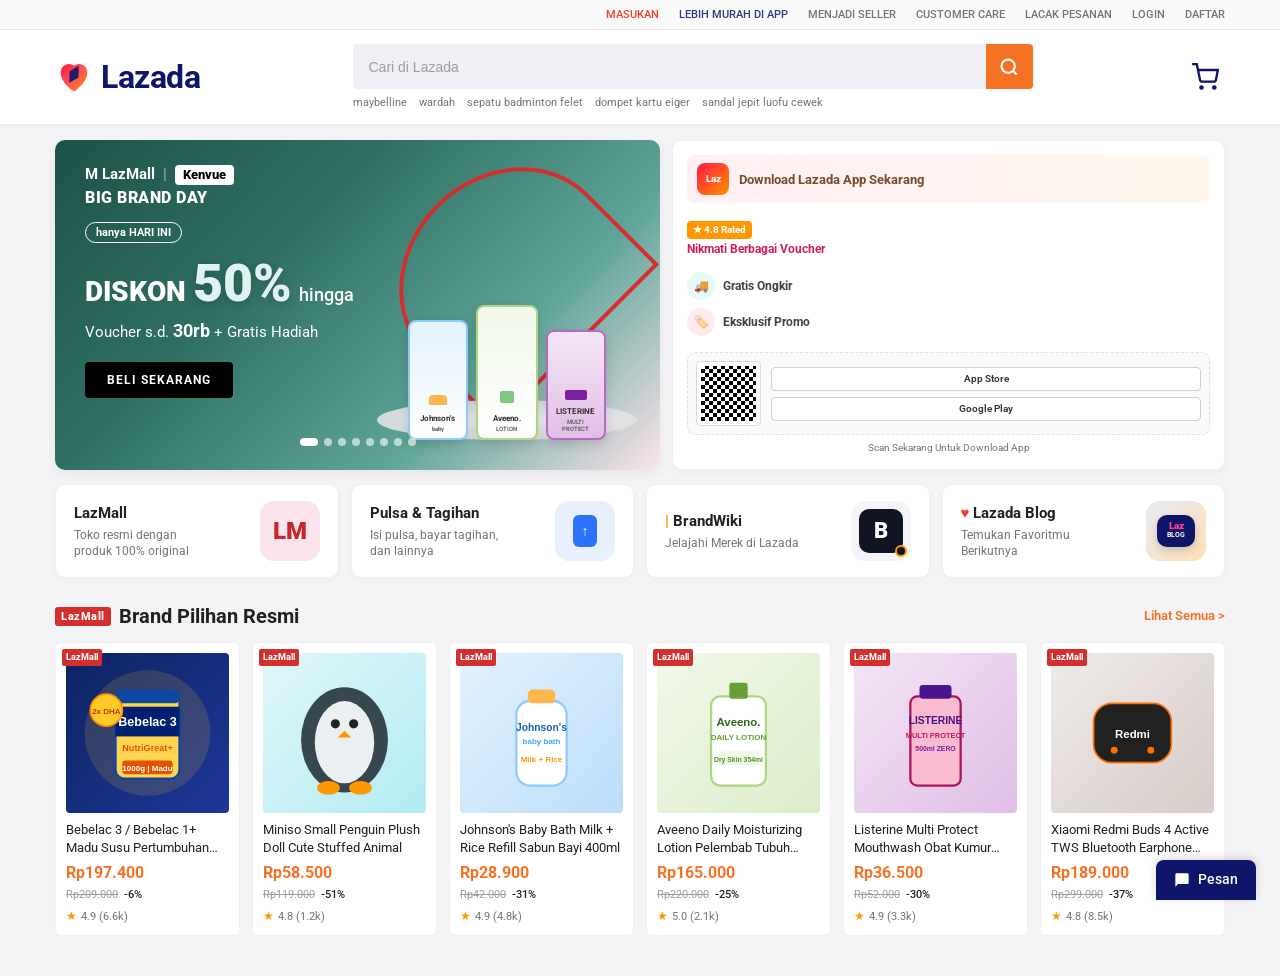
<file: index.html>
<!DOCTYPE html>
<html lang="id">
<head>
    <meta charset="UTF-8">
    <meta name="viewport" content="width=device-width, initial-scale=1.0">
    <title>Lazardoz Indonesia - Belanja Online</title>
    <link rel="stylesheet" href="style.css">
    <link href="https://fonts.googleapis.com/css2?family=Roboto:wght@300;400;500;700;900&display=swap" rel="stylesheet">
</head>
<body>
    <div class="top-nav">
        <div class="container nav-wrapper">
            <a href="#" class="nav-pink">MASUKAN</a>
            <a href="#" class="nav-blue">LEBIH MURAH DI APP</a>
            <a href="#">MENJADI SELLER</a>
            <a href="#">CUSTOMER CARE</a>
            <a href="#">LACAK PESANAN</a>
            <a href="login.html">LOGIN</a>
            <a href="register.html">DAFTAR</a>
        </div>
    </div>

    <header class="main-header">
        <div class="container header-wrapper">
            <a href="#" class="logo">
                <svg class="logo-svg" viewBox="0 0 100 100">
                    <defs>
                        <linearGradient id="lazGrad" x1="0%" y1="0%" x2="100%" y2="100%">
                            <stop offset="0%" stop-color="#ff1744"/>
                            <stop offset="50%" stop-color="#ff5252"/>
                            <stop offset="100%" stop-color="#ff9100"/>
                        </linearGradient>
                    </defs>
                    <path fill="url(#lazGrad)" d="M50 88s-35-22-35-50a22 22 0 0 1 35-17.5A22 22 0 0 1 85 38c0 28-35 50-35 50z"/>
                    <path fill="#0f1568" opacity="0.9" d="M38 35l24-14v30l-24 14z"/>
                </svg>
                <span class="logo-text">Lazada</span>
            </a>
            <div class="search-container-wrap">
                <div class="search-box">
                    <input type="text" placeholder="Cari di Lazada">
                    <button class="search-btn" aria-label="Cari">
                        <svg viewBox="0 0 24 24" width="20" height="20" fill="none" stroke="#fff" stroke-width="2.5">
                            <circle cx="11" cy="11" r="8"></circle>
                            <line x1="21" y1="21" x2="16.65" y2="16.65"></line>
                        </svg>
                    </button>
                </div>
                <div class="search-tags">
                    <a href="#">maybelline</a>
                    <a href="#">wardah</a>
                    <a href="#">sepatu badminton felet</a>
                    <a href="#">dompet kartu eiger</a>
                    <a href="#">sandal jepit luofu cewek</a>
                </div>
            </div>
            <a href="checkout.html" class="cart-btn" aria-label="Keranjang" title="Buka Checkout / Troli">
                <svg viewBox="0 0 24 24" width="28" height="28" fill="none" stroke="#0f1568" stroke-width="2">
                    <circle cx="9" cy="21" r="1"></circle>
                    <circle cx="20" cy="21" r="1"></circle>
                    <path d="M1 1h4l2.68 13.39a2 2 0 0 0 2 1.61h9.72a2 2 0 0 0 2-1.61L23 6H6"></path>
                </svg>
            </a>
        </div>
    </header>

    <main class="main-body">
        <div class="container">
            <div class="hero-grid">
                <div class="banner">
                    <div class="banner-left">
                        <div class="brand-line">
                            <span class="lazmall-text">M LazMall</span>
                            <span class="divider">|</span>
                            <span class="brand-kenvue">Kenvue</span>
                        </div>
                        <div class="event-title">BIG BRAND DAY</div>

                        <div class="today-pill">hanya HARI INI</div>

                        <h1 class="diskon-text">
                            DISKON <span class="num-50">50%</span>
                            <span class="sub-hingga">hingga</span>
                        </h1>

                        <p class="voucher-info">Voucher s.d. <strong>30rb</strong> + Gratis Hadiah</p>

                        <a href="#" class="btn-beli">BELI SEKARANG</a>
                    </div>
                    <div class="banner-right">
                        <div class="heart-frame"></div>
                        <div class="podium"></div>
                        
                        <div class="products">
                            <div class="bottle johnsons">
                                <div class="cap"></div>
                                <div class="label">Johnson's <span>baby</span></div>
                            </div>
                            <div class="bottle aveeno">
                                <div class="cap"></div>
                                <div class="label">Aveeno. <span>LOTION</span></div>
                            </div>
                            <div class="bottle listerine">
                                <div class="cap"></div>
                                <div class="label">LISTERINE <span>MULTI PROTECT</span></div>
                            </div>
                        </div>
                    </div>
                    <div class="dots-wrapper">
                        <span class="dot active"></span>
                        <span class="dot"></span>
                        <span class="dot"></span>
                        <span class="dot"></span>
                        <span class="dot"></span>
                        <span class="dot"></span>
                        <span class="dot"></span>
                        <span class="dot"></span>
                    </div>
                </div>
                <div class="app-card">
                    <div class="app-card-top">
                        <div class="laz-app-icon">Laz</div>
                        <div class="app-card-title">
                            <h3>Download Lazada App Sekarang</h3>
                        </div>
                    </div>

                    <div class="rating-row">
                        <span class="star-badge">★ 4.8 Rated</span>
                        <p class="voucher-sub">Nikmati Berbagai Voucher</p>
                    </div>

                    <div class="benefits-row">
                        <div class="benefit-badge">
                            <div class="benefit-ic teal">🚚</div>
                            <span>Gratis Ongkir</span>
                        </div>
                        <div class="benefit-badge">
                            <div class="benefit-ic pink">🏷️</div>
                            <span>Eksklusif Promo</span>
                        </div>
                    </div>

                    <div class="qr-block">
                        <div class="qr-box">
                            <div class="qr-matrix"></div>
                        </div>
                        <div class="store-links">
                            <a href="#" class="store-btn">App Store</a>
                            <a href="#" class="store-btn">Google Play</a>
                        </div>
                    </div>

                    <p class="scan-note">Scan Sekarang Untuk Download App</p>
                </div>

            </div>

            <div class="feature-cards-grid">
                <a href="#" class="feature-card">
                    <div class="card-info">
                        <h3>LazMall</h3>
                        <p>Toko resmi dengan produk 100% original</p>
                    </div>
                    <div class="card-icon-box pink-bg">
                        <span class="lm-text">LM</span>
                    </div>
                </a>
                <a href="#" class="feature-card">
                    <div class="card-info">
                        <h3>Pulsa & Tagihan</h3>
                        <p>Isi pulsa, bayar tagihan, dan lainnya</p>
                    </div>
                    <div class="card-icon-box blue-bg">
                        <div class="phone-ic">
                            <div class="arrow-up">↑</div>
                        </div>
                    </div>
                </a>
                <a href="#" class="feature-card">
                    <div class="card-info">
                        <h3><span class="orange-bar">|</span> BrandWiki</h3>
                        <p>Jelajahi Merek di Lazada</p>
                    </div>
                    <div class="card-icon-box brand-bg">
                        <div class="brand-b">
                            <span>B</span>
                            <div class="search-mini"></div>
                        </div>
                    </div>
                </a>
                <a href="#" class="feature-card">
                    <div class="card-info">
                        <h3><span class="pink-heart">♥</span> Lazada Blog</h3>
                        <p>Temukan Favoritmu Berikutnya</p>
                    </div>
                    <div class="card-icon-box blog-bg">
                        <div class="blog-badge">
                            <span class="laz-txt">Laz</span>
                            <span class="blog-txt">BLOG</span>
                        </div>
                    </div>
                </a>

            </div>

            <div class="hero-content-container">
                <div class="section-header-row">
                    <div class="section-header-title">
                        <span class="lazmall-title-badge">LazMall</span>
                        <span>Brand Pilihan Resmi</span>
                    </div>
                    <a href="shop.html" class="section-more-link">Lihat Semua &gt;</a>
                </div>
                <div class="item-card-grid">
                    <!-- Product 1: Bebelac 3 (Links directly to PDP shop.html) -->
                    <a href="shop.html" class="item-card">
                        <span class="item-card-tag">LazMall</span>
                        <div class="item-card-img-wrap" style="background: linear-gradient(135deg, #0c2461, #1e3799);">
                            <!-- Stylized Bebelac SVG Graphic -->
                            <svg viewBox="0 0 140 140" width="100%" height="100%">
                                <circle cx="70" cy="70" r="55" fill="#fbc02d" opacity="0.15"/>
                                <rect x="42" y="35" width="56" height="75" rx="8" fill="#ffd54f" stroke="#0d47a1" stroke-width="2"/>
                                <rect x="42" y="32" width="56" height="12" rx="4" fill="#0d47a1"/>
                                <rect x="42" y="47" width="56" height="26" fill="#002171"/>
                                <text x="70" y="64" font-size="11" font-weight="900" fill="#ffffff" text-anchor="middle" font-family="sans-serif">Bebelac 3</text>
                                <text x="70" y="86" font-size="8" font-weight="700" fill="#e65100" text-anchor="middle" font-family="sans-serif">NutriGreat+</text>
                                <rect x="48" y="94" width="44" height="12" rx="3" fill="#e65100"/>
                                <text x="70" y="103" font-size="7" font-weight="800" fill="#fff" text-anchor="middle" font-family="sans-serif">1000g | Madu</text>
                                <circle cx="34" cy="50" r="14" fill="#ffca28" stroke="#ff8f00" stroke-width="1.5"/>
                                <text x="34" y="53" font-size="7" font-weight="900" fill="#bf360c" text-anchor="middle" font-family="sans-serif">2x DHA</text>
                            </svg>
                        </div>
                        <h4 class="item-card-title">Bebelac 3 / Bebelac 1+ Madu Susu Pertumbuhan Bubuk 1000gr</h4>
                        <div class="item-card-price">Rp197.400</div>
                        <div class="item-card-original">
                            <span style="text-decoration: line-through;">Rp209.000</span>
                            <span class="item-card-discount">-6%</span>
                        </div>
                        <div class="item-card-rating">
                            <span class="star">★</span>
                            <span>4.9 (6.6k)</span>
                        </div>
                    </a>

                    <!-- Product 2: Miniso Penguin -->
                    <a href="shop.html" class="item-card">
                        <span class="item-card-tag">LazMall</span>
                        <div class="item-card-img-wrap" style="background: linear-gradient(135deg, #e0f7fa, #b2ebf2);">
                            <svg viewBox="0 0 140 140" width="100%" height="100%">
                                <ellipse cx="70" cy="76" rx="38" ry="46" fill="#37474f"/>
                                <ellipse cx="70" cy="78" rx="26" ry="36" fill="#eceff1"/>
                                <circle cx="62" cy="62" r="4" fill="#212121"/>
                                <circle cx="78" cy="62" r="4" fill="#212121"/>
                                <polygon points="70,68 64,74 76,74" fill="#ff9800"/>
                                <ellipse cx="56" cy="118" rx="10" ry="6" fill="#ff9800"/>
                                <ellipse cx="84" cy="118" rx="10" ry="6" fill="#ff9800"/>
                            </svg>
                        </div>
                        <h4 class="item-card-title">Miniso Small Penguin Plush Doll Cute Stuffed Animal</h4>
                        <div class="item-card-price">Rp58.500</div>
                        <div class="item-card-original">
                            <span style="text-decoration: line-through;">Rp119.000</span>
                            <span class="item-card-discount">-51%</span>
                        </div>
                        <div class="item-card-rating">
                            <span class="star">★</span>
                            <span>4.8 (1.2k)</span>
                        </div>
                    </a>

                    <!-- Product 3: Johnson's Baby -->
                    <a href="shop.html" class="item-card">
                        <span class="item-card-tag">LazMall</span>
                        <div class="item-card-img-wrap" style="background: linear-gradient(135deg, #e3f2fd, #bbdefb);">
                            <svg viewBox="0 0 140 140" width="100%" height="100%">
                                <rect x="48" y="42" width="44" height="74" rx="12" fill="#ffffff" stroke="#90caf9" stroke-width="2"/>
                                <rect x="58" y="32" width="24" height="12" rx="4" fill="#ffb74d"/>
                                <text x="70" y="68" font-size="9" font-weight="800" fill="#1565c0" text-anchor="middle" font-family="sans-serif">Johnson's</text>
                                <text x="70" y="80" font-size="7" font-weight="600" fill="#42a5f5" text-anchor="middle" font-family="sans-serif">baby bath</text>
                                <text x="70" y="95" font-size="7" font-weight="700" fill="#ff9800" text-anchor="middle" font-family="sans-serif">Milk + Rice</text>
                            </svg>
                        </div>
                        <h4 class="item-card-title">Johnson's Baby Bath Milk + Rice Refill Sabun Bayi 400ml</h4>
                        <div class="item-card-price">Rp28.900</div>
                        <div class="item-card-original">
                            <span style="text-decoration: line-through;">Rp42.000</span>
                            <span class="item-card-discount">-31%</span>
                        </div>
                        <div class="item-card-rating">
                            <span class="star">★</span>
                            <span>4.9 (4.8k)</span>
                        </div>
                    </a>

                    <!-- Product 4: Aveeno -->
                    <a href="shop.html" class="item-card">
                        <span class="item-card-tag">LazMall</span>
                        <div class="item-card-img-wrap" style="background: linear-gradient(135deg, #f1f8e9, #dcedc8);">
                            <svg viewBox="0 0 140 140" width="100%" height="100%">
                                <rect x="46" y="38" width="48" height="78" rx="8" fill="#ffffff" stroke="#aed581" stroke-width="2"/>
                                <rect x="62" y="26" width="16" height="14" rx="2" fill="#689f38"/>
                                <text x="70" y="64" font-size="10" font-weight="800" fill="#33691e" text-anchor="middle" font-family="sans-serif">Aveeno.</text>
                                <text x="70" y="76" font-size="7" font-weight="600" fill="#689f38" text-anchor="middle" font-family="sans-serif">DAILY LOTION</text>
                                <rect x="52" y="86" width="36" height="12" rx="2" fill="#f1f8e9"/>
                                <text x="70" y="95" font-size="6" font-weight="700" fill="#558b2f" text-anchor="middle" font-family="sans-serif">Dry Skin 354ml</text>
                            </svg>
                        </div>
                        <h4 class="item-card-title">Aveeno Daily Moisturizing Lotion Pelembab Tubuh 354ml</h4>
                        <div class="item-card-price">Rp165.000</div>
                        <div class="item-card-original">
                            <span style="text-decoration: line-through;">Rp220.000</span>
                            <span class="item-card-discount">-25%</span>
                        </div>
                        <div class="item-card-rating">
                            <span class="star">★</span>
                            <span>5.0 (2.1k)</span>
                        </div>
                    </a>

                    <!-- Product 5: Listerine -->
                    <a href="shop.html" class="item-card">
                        <span class="item-card-tag">LazMall</span>
                        <div class="item-card-img-wrap" style="background: linear-gradient(135deg, #f3e5f5, #e1bee7);">
                            <svg viewBox="0 0 140 140" width="100%" height="100%">
                                <rect x="48" y="38" width="44" height="78" rx="6" fill="#f8bbd0" stroke="#ad1457" stroke-width="2"/>
                                <rect x="56" y="28" width="28" height="12" rx="3" fill="#4a148c"/>
                                <text x="70" y="62" font-size="9" font-weight="900" fill="#4a148c" text-anchor="middle" font-family="sans-serif">LISTERINE</text>
                                <text x="70" y="74" font-size="6.5" font-weight="700" fill="#c2185b" text-anchor="middle" font-family="sans-serif">MULTI PROTECT</text>
                                <text x="70" y="86" font-size="6" font-weight="600" fill="#7b1fa2" text-anchor="middle" font-family="sans-serif">500ml ZERO</text>
                            </svg>
                        </div>
                        <h4 class="item-card-title">Listerine Multi Protect Mouthwash Obat Kumur Antiseptik 500ml</h4>
                        <div class="item-card-price">Rp36.500</div>
                        <div class="item-card-original">
                            <span style="text-decoration: line-through;">Rp52.000</span>
                            <span class="item-card-discount">-30%</span>
                        </div>
                        <div class="item-card-rating">
                            <span class="star">★</span>
                            <span>4.9 (3.3k)</span>
                        </div>
                    </a>

                    <!-- Product 6: Xiaomi Redmi Buds -->
                    <a href="shop.html" class="item-card">
                        <span class="item-card-tag">LazMall</span>
                        <div class="item-card-img-wrap" style="background: linear-gradient(135deg, #efebe9, #d7ccc8);">
                            <svg viewBox="0 0 140 140" width="100%" height="100%">
                                <rect x="36" y="44" width="68" height="52" rx="16" fill="#212121" stroke="#ff6f00" stroke-width="1.5"/>
                                <text x="70" y="74" font-size="10" font-weight="800" fill="#ffffff" text-anchor="middle" font-family="sans-serif">Redmi</text>
                                <circle cx="54" cy="85" r="3" fill="#ff6f00"/>
                                <circle cx="86" cy="85" r="3" fill="#ff6f00"/>
                            </svg>
                        </div>
                        <h4 class="item-card-title">Xiaomi Redmi Buds 4 Active TWS Bluetooth Earphone Original</h4>
                        <div class="item-card-price">Rp189.000</div>
                        <div class="item-card-original">
                            <span style="text-decoration: line-through;">Rp299.000</span>
                            <span class="item-card-discount">-37%</span>
                        </div>
                        <div class="item-card-rating">
                            <span class="star">★</span>
                            <span>4.8 (8.5k)</span>
                        </div>
                    </a>
                </div>
            </div>

        </div>
    </main>
    <div class="floating-chat">
        <svg viewBox="0 0 24 24" width="16" height="16" fill="currentColor">
            <path d="M20 2H4c-1.1 0-2 .9-2 2v18l4-4h14c1.1 0 2-.9 2-2V4c0-1.1-.9-2-2-2z"/>
        </svg>
        <span>Pesan</span>
    </div>
</body>
</html>
</file>
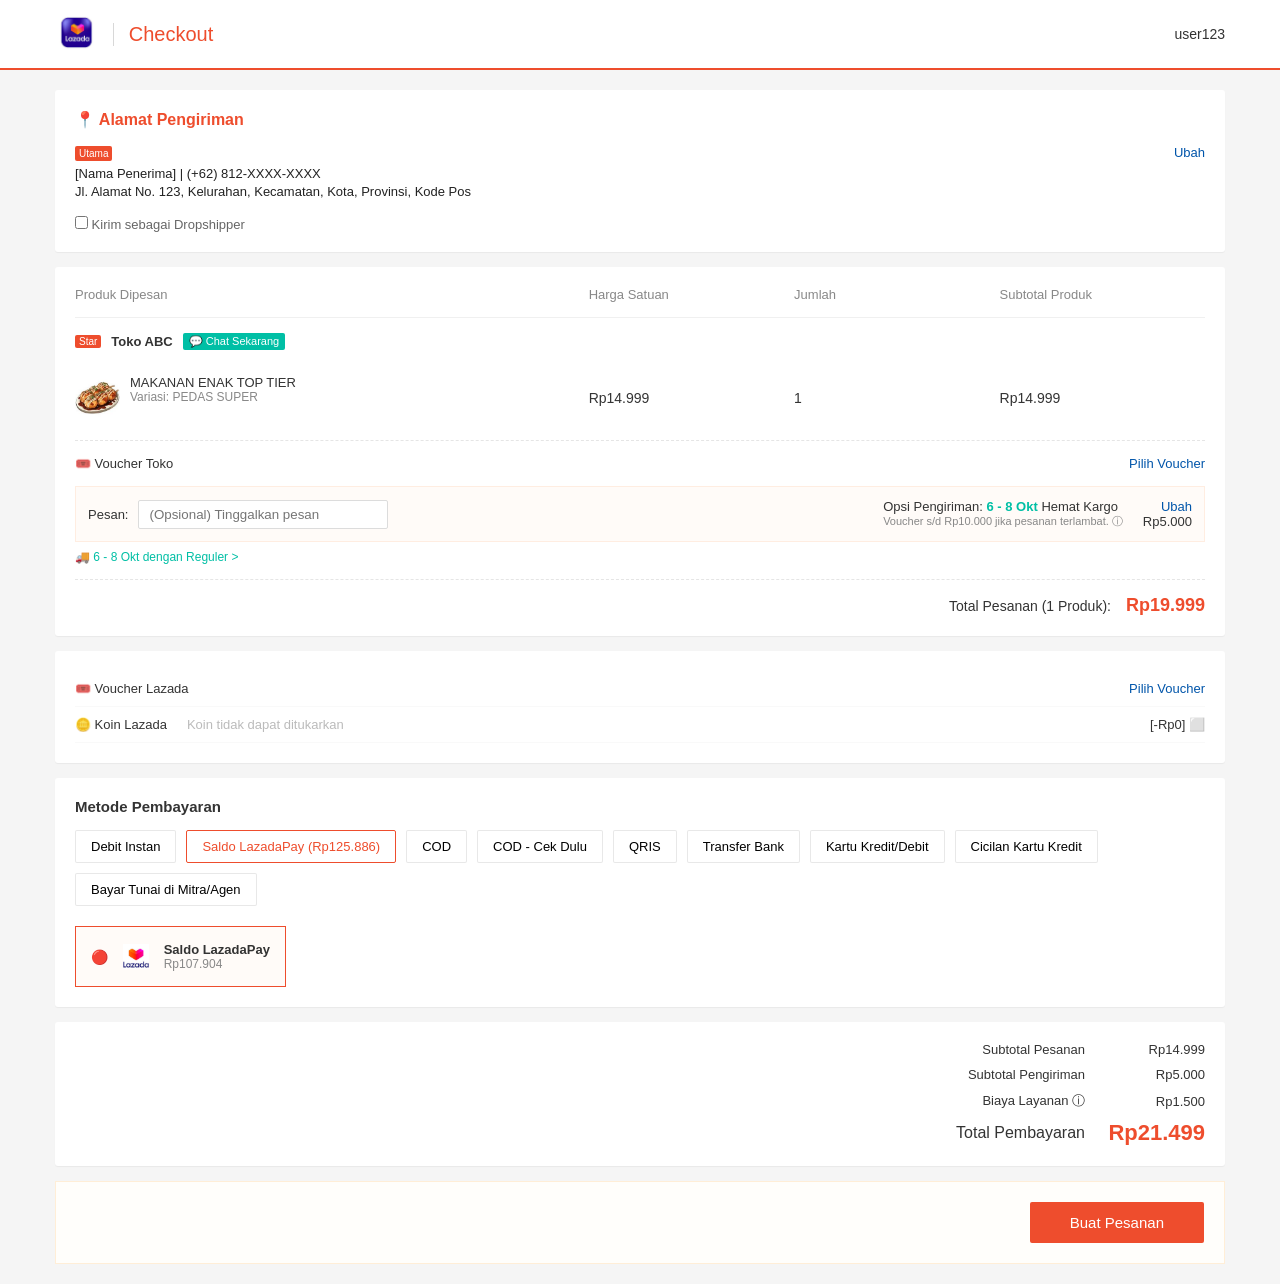
<file: checkout.html>
<!DOCTYPE html>
<html lang="id">
<head>
    <meta charset="UTF-8">
    <meta name="viewport" content="width=device-width, initial-scale=1.0">
    <title>Checkout - Lazada Indonesia</title>
    <!-- Hubungkan dengan file CSS khusus checkout -->
    <link rel="stylesheet" href="style-checkout.css">
</head>
<body>

    <header class="checkout-header">
        <div class="container header-content">
            <div class="logo-area">
                <a href="shop.html">
                    <img src="[data-uri]" alt="Logo Shopee">
                </a>
                <span class="checkout-title">Checkout</span>
            </div>
            <div class="user-nav">
                <span class="username">user123</span>
            </div>
        </div>
    </header>

    <main class="checkout-main">
        <div class="container">

            <section class="checkout-section address-section">
                <div class="address-header">
                    <h3>📍 Alamat Pengiriman</h3>
                </div>
                <div class="address-body">
                    <div class="recipient-info">
                        <span class="badge-utama">Utama</span>
                        <p class="detail-alamat">[Nama Penerima] | (+62) 812-XXXX-XXXX<br>Jl. Alamat No. 123, Kelurahan, Kecamatan, Kota, Provinsi, Kode Pos</p>
                    </div>
                    <div class="address-action">
                        <a href="#" class="btn-ubah">Ubah</a>
                    </div>
                </div>
                <div class="dropshipper-option">
                    <label>
                        <input type="checkbox" name="dropshipper"> Kirim sebagai Dropshipper
                    </label>
                </div>
            </section>

            <section class="checkout-section products-section">
                <div class="table-header">
                    <span class="th-product">Produk Dipesan</span>
                    <span class="th-price">Harga Satuan</span>
                    <span class="th-qty">Jumlah</span>
                    <span class="th-subtotal">Subtotal Produk</span>
                </div>

                <div class="shop-group">
                    <div class="shop-name-bar">
                        <span class="badge-star">Star</span>
                        <span class="store-name">Toko ABC</span>
                        <a href="#" class="btn-chat">💬 Chat Sekarang</a>
                    </div>

                    <div class="product-item-row">
                        <div class="product-desc">
                            <img src="[data-uri]" alt="Ransum Makanan">
                            <div class="product-info-text">
                                <p class="p-name">MAKANAN ENAK TOP TIER</p>
                                <p class="p-variant">Variasi: PEDAS SUPER</p>
                            </div>
                        </div>
                        <div class="product-price">Rp14.999</div>
                        <div class="product-qty">1</div>
                        <div class="product-subtotal">Rp14.999</div>
                    </div>
                </div>
                
                <div class="shop-footer-options">
                    <div class="shop-voucher-row">
                        <span class="label-voucher">🎟️ Voucher Toko</span>
                        <a href="#" class="link-voucher">Pilih Voucher</a>
                    </div>
                    
                    <div class="message-shipping-row">
                        <div class="pesan-input">
                            <label for="pesan">Pesan:</label>
                            <input type="text" id="pesan" placeholder="(Opsional) Tinggalkan pesan">
                        </div>
                        <div class="shipping-option-info">
                            <div class="shipping-desc">
                                <span class="ship-label">Opsi Pengiriman:</span>
                                <span class="ship-date">6 - 8 Okt</span>
                                <span class="ship-type">Hemat Kargo</span>
                                <p class="ship-note">Voucher s/d Rp10.000 jika pesanan terlambat. ⓘ</p>
                            </div>
                            <div class="shipping-action">
                                <a href="#" class="link-ubah-shipping">Ubah</a>
                                <span class="ship-price">Rp5.000</span>
                            </div>
                        </div>
                    </div>
                    <div class="shipping-sub-banner">
                        <span>🚚 6 - 8 Okt dengan Reguler ></span>
                    </div>
                </div>

                <div class="shop-total-row">
                    <span>Total Pesanan (1 Produk):</span>
                    <span class="total-price-highlight">Rp19.999</span>
                </div>
            </section>

            <section class="checkout-section payment-extras">
                <div class="extra-row">
                    <span class="extra-label">🎟️ Voucher Lazada</span>
                    <a href="#" class="link-voucher">Pilih Voucher</a>
                </div>
                <div class="extra-row">
                    <span class="extra-label">🪙 Koin Lazada</span>
                    <span class="coin-status">Koin tidak dapat ditukarkan</span>
                    <span class="coin-val">[-Rp0] ⬜</span>
                </div>
            </section>

            <section class="checkout-section payment-method-section">
                <div class="payment-title-bar">
                    <h3>Metode Pembayaran</h3>
                </div>
                <div class="payment-options-chips">
                    <button class="chip">Debit Instan</button>
                    <button class="chip active">Saldo LazadaPay (Rp125.886)</button>
                    <button class="chip">COD</button>
                    <button class="chip">COD - Cek Dulu</button>
                    <button class="chip">QRIS</button>
                    <button class="chip">Transfer Bank</button>
                    <button class="chip">Kartu Kredit/Debit</button>
                    <button class="chip">Cicilan Kartu Kredit</button>
                    <button class="chip">Bayar Tunai di Mitra/Agen</button>
                </div>

                <div class="selected-payment-box">
                    <span class="radio-dot">🔴</span>
                    <img src="[data-uri]" alt="LazadaPay Logo" class="pay-logo">
                    <div class="pay-detail-text">
                        <p class="pay-name">Saldo LazadaPay</p>
                        <p class="pay-saldo">Rp107.904</p>
                    </div>
                </div>
            </section>

            <section class="checkout-section summary-section">
                <div class="summary-grid">
                    <div class="sum-label">Subtotal Pesanan</div>
                    <div class="sum-val">Rp14.999</div>

                    <div class="sum-label">Subtotal Pengiriman</div>
                    <div class="sum-val">Rp5.000</div>

                    <div class="sum-label">Biaya Layanan ⓘ</div>
                    <div class="sum-val">Rp1.500</div>

                    <div class="sum-label total-label">Total Pembayaran</div>
                    <div class="sum-val total-val">Rp21.499</div>
                </div>
            </section>

            <section class="checkout-action-footer">
                <button type="button" class="btn-buat-pesanan" onclick="alert('Pesanan berhasil dibuat! Terima kasih telah berbelanja di Lazada.'); window.location.href='index.html';">Buat Pesanan</button>
            </section>

        </div>
    </main>

</body>
</html>
</file>
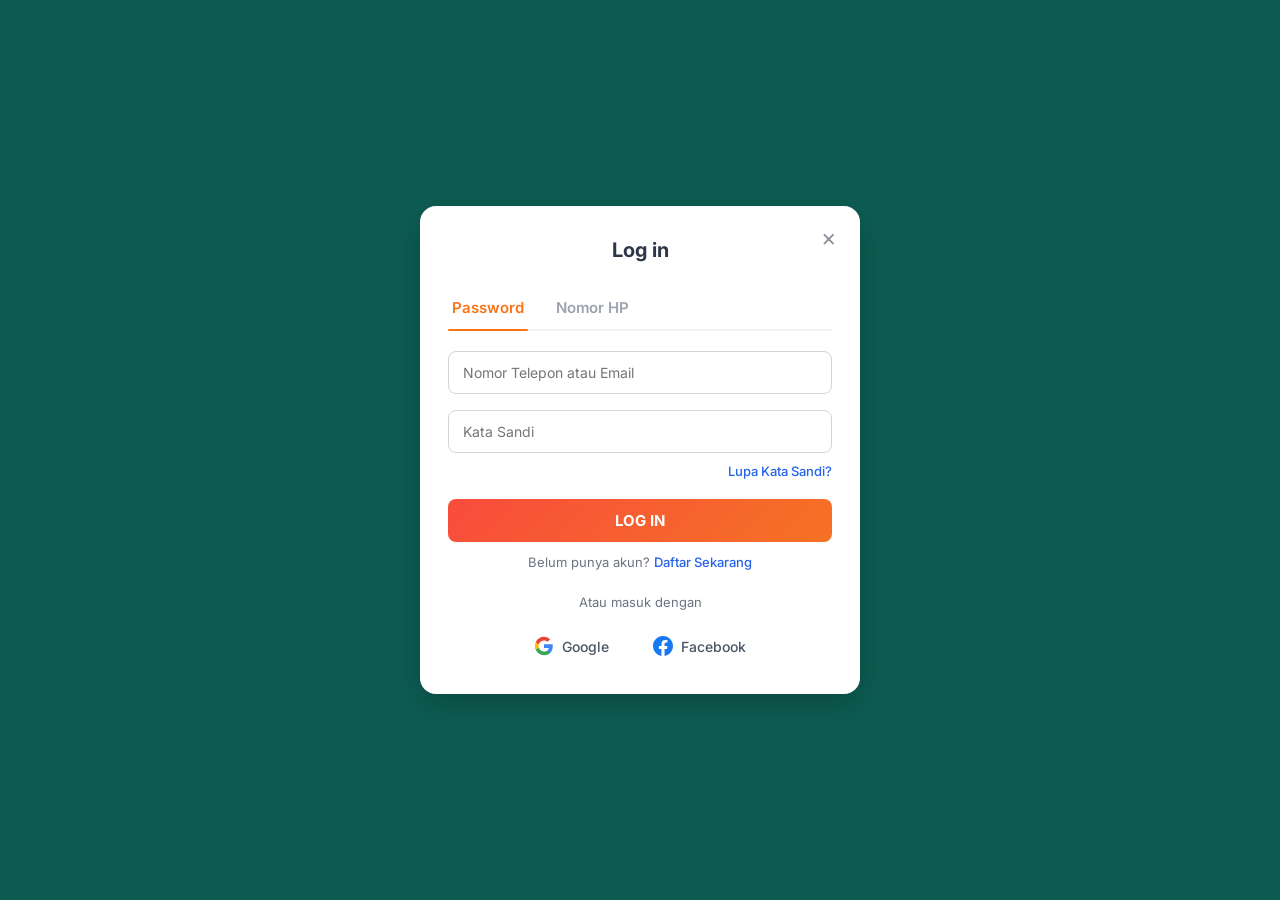
<file: login.html>
<!DOCTYPE html>
<html lang="id">
<head>
    <meta charset="UTF-8">
    <meta name="viewport" content="width=device-width, initial-scale=1.0">
    <title>Login - Lazada Indonesia</title>
    <link href="https://fonts.googleapis.com/css2?family=Inter:wght@400;500;600;700&display=swap" rel="stylesheet">
    <link rel="stylesheet" href="https://cdnjs.cloudflare.com/ajax/libs/font-awesome/6.4.0/css/all.min.css">
    <link rel="stylesheet" href="style-register.css">
</head>
<body>
    <div class="modal-card">
        <!-- Tombol Tutup -->
        <button type="button" class="close-btn" aria-label="Close" onclick="window.location.href='index.html'">&times;</button>

        <!-- Judul Modal -->
        <h2 class="modal-title">Log in</h2>

        <!-- Tab Switcher -->
        <div class="login-tabs">
            <button type="button" class="login-tab-btn active" id="tabPasswordBtn" onclick="showTab('password')">Password</button>
            <button type="button" class="login-tab-btn" id="tabPhoneBtn" onclick="showTab('phone')">Nomor HP</button>
        </div>

        <!-- Form Tab 1: Password / Email -->
        <div id="passwordForm">
            <div class="form-group">
                <input type="text" class="form-input" id="loginUsername" placeholder="Nomor Telepon atau Email">
            </div>
            <div class="form-group">
                <input type="password" class="form-input" id="loginPassword" placeholder="Kata Sandi">
            </div>
            <a href="#" class="forgot-password-link">Lupa Kata Sandi?</a>

            <button type="button" class="btn btn-login" onclick="window.location.href='index.html'">
                <span>LOG IN</span>
            </button>
        </div>

        <!-- Form Tab 2: Phone Number OTP -->
        <div id="phoneForm" style="display: none;">
            <div class="phone-input-group">
                <div class="country-code">
                    <sub>ID</sub>+62
                </div>
                <input type="tel" class="phone-input" placeholder="Masukkan nomor telepon Anda">
            </div>

            <button type="button" class="btn btn-whatsapp" onclick="window.location.href='index.html'">
                <i class="fa-brands fa-whatsapp btn-icon"></i>
                <span>Masuk via Whatsapp</span>
            </button>

            <button type="button" class="btn btn-sms" onclick="window.location.href='index.html'">
                <i class="fa-solid fa-mobile-screen-button btn-icon"></i>
                <span>Masuk via SMS</span>
            </button>
        </div>

        <!-- Link ke Register -->
        <p class="login-prompt">
            Belum punya akun? <a href="register.html">Daftar Sekarang</a>
        </p>

        <!-- Divider -->
        <div class="divider-text">Atau masuk dengan</div>

        <!-- Social Login -->
        <div class="social-login">
            <button type="button" class="btn-social" onclick="window.location.href='index.html'">
                <svg class="social-icon" viewBox="0 0 24 24">
                    <path fill="#4285F4" d="M22.56 12.25c0-.78-.07-1.53-.2-2.25H12v4.26h5.92c-.26 1.37-1.04 2.53-2.21 3.31v2.77h3.57c2.08-1.92 3.28-4.74 3.28-8.09z"/>
                    <path fill="#34A853" d="M12 23c2.97 0 5.46-.98 7.28-2.66l-3.57-2.77c-.98.66-2.23 1.06-3.71 1.06-2.86 0-5.29-1.93-6.16-4.53H2.18v2.84C3.99 20.53 7.7 23 12 23z"/>
                    <path fill="#FBBC05" d="M5.84 14.09c-.22-.66-.35-1.36-.35-2.09s.13-1.43.35-2.09V7.06H2.18C1.43 8.55 1 10.22 1 12s.43 3.45 1.18 4.94l2.85-2.22.81-.63z"/>
                    <path fill="#EA4335" d="M12 5.38c1.62 0 3.06.56 4.21 1.64l3.15-3.15C17.45 2.09 14.97 1 12 1 7.7 1 3.99 3.47 2.18 7.06l3.66 2.84c.87-2.6 3.3-4.52 6.16-4.52z"/>
                </svg>
                Google
            </button>

            <button type="button" class="btn-social" onclick="window.location.href='index.html'">
                <svg class="social-icon" viewBox="0 0 24 24" fill="#1877F2">
                    <path d="M24 12.073c0-6.627-5.373-12-12-12s-12 5.373-12 12c0 5.99 4.388 10.954 10.125 11.854v-8.385H7.078v-3.47h3.047V9.43c0-3.007 1.792-4.669 4.533-4.669 1.312 0 2.686.235 2.686.235v2.953H15.83c-1.491 0-1.956.925-1.956 1.874v2.25h3.328l-.532 3.47h-2.796v8.385C19.612 23.027 24 18.062 24 12.073z"/>
                </svg>
                Facebook
            </button>
        </div>
    </div>

    <script>
        function showTab(tab) {
            const passBtn = document.getElementById('tabPasswordBtn');
            const phoneBtn = document.getElementById('tabPhoneBtn');
            const passForm = document.getElementById('passwordForm');
            const phoneForm = document.getElementById('phoneForm');

            if (tab === 'password') {
                passBtn.classList.add('active');
                phoneBtn.classList.remove('active');
                passForm.style.display = 'block';
                phoneForm.style.display = 'none';
            } else {
                phoneBtn.classList.add('active');
                passBtn.classList.remove('active');
                phoneForm.style.display = 'block';
                passForm.style.display = 'none';
            }
        }
    </script>
</body>
</html>
</file>
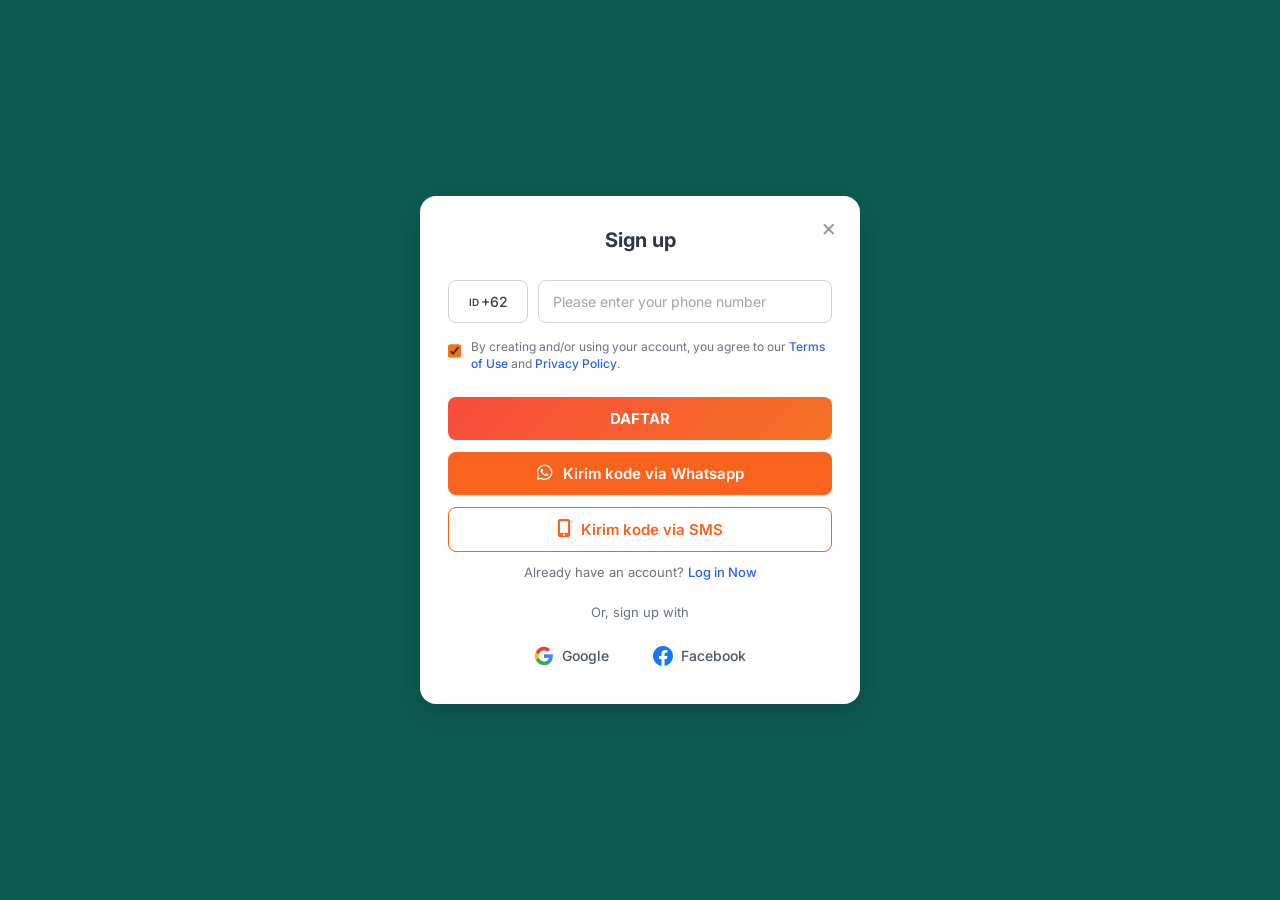
<file: register.html>
<!DOCTYPE html>
<html lang="en">
    <meta charset="UTF-8">
  <meta name="viewport" content="width=device-width, initial-scale=1.0">
  <title>Sign Up Modal</title>
  <link href="https://fonts.googleapis.com/css2?family=Inter:wght@400;500;600;700&display=swap" rel="stylesheet">
  <link rel="stylesheet" href="https://cdnjs.cloudflare.com/ajax/libs/font-awesome/6.4.0/css/all.min.css">
  <link rel="stylesheet" href="style-register.css">
</head>
<body>
    <div class="modal-card">

    <button class="close-btn" aria-label="Close" onclick="window.location.href='index.html'">&times;</button>

    <h2 class="modal-title">Sign up</h2>

    <div class="phone-input-group">
      <div class="country-code">
        <sub>ID</sub>+62
      </div>
      <input type="tel" class="phone-input" placeholder="Please enter your phone number">
    </div>

    <div class="terms-group">
      <input type="checkbox" id="terms" checked>
      <label for="terms">
        By creating and/or using your account, you agree to our 
        <a href="#">Terms of Use</a> and <a href="#">Privacy Policy</a>.
      </label>
    </div>

    <button type="button" class="btn btn-register" onclick="window.location.href='index.html'" style="background: linear-gradient(135deg, #f84c3c, #f57224); color: #ffffff; border: none; font-weight: 700;">
      <span>DAFTAR</span>
    </button>

    <button type="button" class="btn btn-whatsapp" onclick="window.location.href='index.html'">
      <i class="fa-brands fa-whatsapp btn-icon"></i>
      <span>Kirim kode via Whatsapp</span>
    </button>

    <button type="button" class="btn btn-sms" onclick="window.location.href='index.html'">
      <i class="fa-solid fa-mobile-screen-button btn-icon"></i>
      <span>Kirim kode via SMS</span>
    </button>

    <p class="login-prompt">
      Already have an account? <a href="login.html">Log in Now</a>
    </p>
    <div class="divider-text">Or, sign up with</div>
    <div class="social-login">
      <button type="button" class="btn-social" onclick="window.location.href='index.html'">
        <svg class="social-icon" viewBox="0 0 24 24">
          <path fill="#4285F4" d="M22.56 12.25c0-.78-.07-1.53-.2-2.25H12v4.26h5.92c-.26 1.37-1.04 2.53-2.21 3.31v2.77h3.57c2.08-1.92 3.28-4.74 3.28-8.09z"/>
          <path fill="#34A853" d="M12 23c2.97 0 5.46-.98 7.28-2.66l-3.57-2.77c-.98.66-2.23 1.06-3.71 1.06-2.86 0-5.29-1.93-6.16-4.53H2.18v2.84C3.99 20.53 7.7 23 12 23z"/>
          <path fill="#FBBC05" d="M5.84 14.09c-.22-.66-.35-1.36-.35-2.09s.13-1.43.35-2.09V7.06H2.18C1.43 8.55 1 10.22 1 12s.43 3.45 1.18 4.94l2.85-2.22.81-.63z"/>
          <path fill="#EA4335" d="M12 5.38c1.62 0 3.06.56 4.21 1.64l3.15-3.15C17.45 2.09 14.97 1 12 1 7.7 1 3.99 3.47 2.18 7.06l3.66 2.84c.87-2.6 3.3-4.52 6.16-4.52z"/>
        </svg>
        Google
      </button>

      <!-- Tombol Facebook -->
      <button type="button" class="btn-social" onclick="window.location.href='index.html'">
        <svg class="social-icon" viewBox="0 0 24 24" fill="#1877F2">
          <path d="M24 12.073c0-6.627-5.373-12-12-12s-12 5.373-12 12c0 5.99 4.388 10.954 10.125 11.854v-8.385H7.078v-3.47h3.047V9.43c0-3.007 1.792-4.669 4.533-4.669 1.312 0 2.686.235 2.686.235v2.953H15.83c-1.491 0-1.956.925-1.956 1.874v2.25h3.328l-.532 3.47h-2.796v8.385C19.612 23.027 24 18.062 24 12.073z"/>
        </svg>
        Facebook
      </button>
    </div>

  </div>
</body>
</html>
</file>
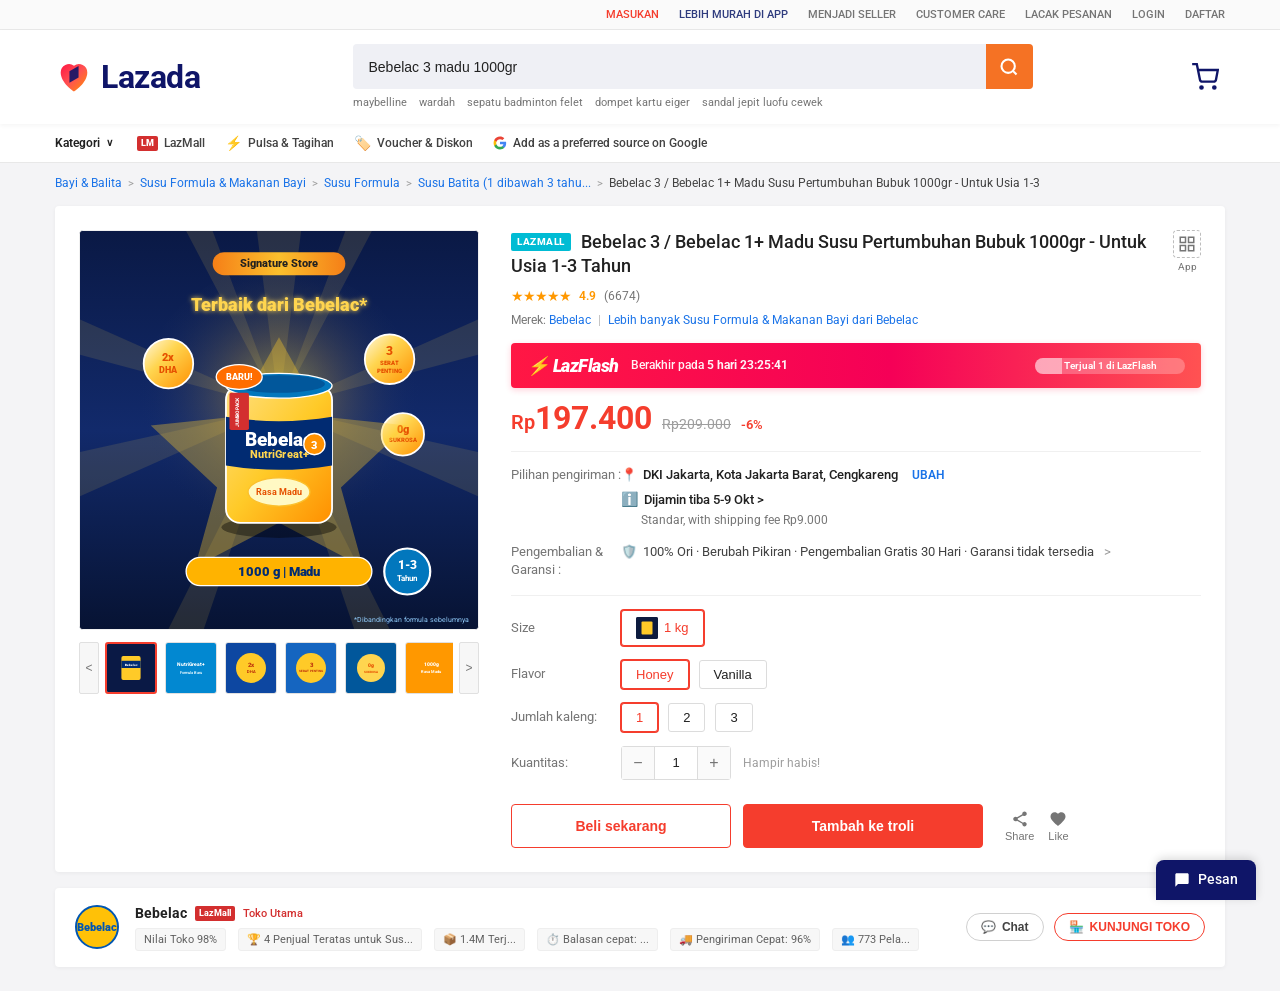
<file: shop.html>
<!DOCTYPE html>
<html lang="id">
<head>
    <meta charset="UTF-8">
    <meta name="viewport" content="width=device-width, initial-scale=1.0">
    <title>Bebelac 3 / Bebelac 1+ Madu Susu Pertumbuhan Bubuk 1000gr - Untuk Usia 1-3 Tahun | Lazada Indonesia</title>
    <link rel="stylesheet" href="style.css">
    <link href="https://fonts.googleapis.com/css2?family=Roboto:wght@300;400;500;700;900&display=swap" rel="stylesheet">
</head>
<body>
    <!-- Top Navigation Bar -->
    <div class="top-nav">
        <div class="container nav-wrapper">
            <a href="#" class="nav-pink">MASUKAN</a>
            <a href="#" class="nav-blue">LEBIH MURAH DI APP</a>
            <a href="#">MENJADI SELLER</a>
            <a href="#">CUSTOMER CARE</a>
            <a href="#">LACAK PESANAN</a>
            <a href="login.html">LOGIN</a>
            <a href="register.html">DAFTAR</a>
        </div>
    </div>

    <!-- Main Header -->
    <header class="main-header">
        <div class="container header-wrapper">
            <a href="index.html" class="logo" title="Kembali ke Beranda Lazada">
                <svg class="logo-svg" viewBox="0 0 100 100">
                    <defs>
                        <linearGradient id="lazGradPdp" x1="0%" y1="0%" x2="100%" y2="100%">
                            <stop offset="0%" stop-color="#ff1744"/>
                            <stop offset="50%" stop-color="#ff5252"/>
                            <stop offset="100%" stop-color="#ff9100"/>
                        </linearGradient>
                    </defs>
                    <path fill="url(#lazGradPdp)" d="M50 88s-35-22-35-50a22 22 0 0 1 35-17.5A22 22 0 0 1 85 38c0 28-35 50-35 50z"/>
                    <path fill="#0f1568" opacity="0.9" d="M38 35l24-14v30l-24 14z"/>
                </svg>
                <span class="logo-text">Lazada</span>
            </a>
            
            <div class="search-container-wrap">
                <div class="search-box">
                    <input type="text" placeholder="Cari di Lazada" value="Bebelac 3 madu 1000gr">
                    <button class="search-btn" aria-label="Cari">
                        <svg viewBox="0 0 24 24" width="20" height="20" fill="none" stroke="#fff" stroke-width="2.5">
                            <circle cx="11" cy="11" r="8"></circle>
                            <line x1="21" y1="21" x2="16.65" y2="16.65"></line>
                        </svg>
                    </button>
                </div>
                <div class="search-tags">
                    <a href="#">maybelline</a>
                    <a href="#">wardah</a>
                    <a href="#">sepatu badminton felet</a>
                    <a href="#">dompet kartu eiger</a>
                    <a href="#">sandal jepit luofu cewek</a>
                </div>
            </div>

            <a href="checkout.html" class="cart-btn" aria-label="Keranjang" title="Buka Checkout / Troli">
                <svg viewBox="0 0 24 24" width="28" height="28" fill="none" stroke="#0f1568" stroke-width="2">
                    <circle cx="9" cy="21" r="1"></circle>
                    <circle cx="20" cy="21" r="1"></circle>
                    <path d="M1 1h4l2.68 13.39a2 2 0 0 0 2 1.61h9.72a2 2 0 0 0 2-1.61L23 6H6"></path>
                </svg>
            </a>
        </div>
    </header>

    <!-- Sub-header / Category Navigation -->
    <nav class="category-subnav">
        <div class="container subnav-wrapper">
            <div class="cat-dropdown-btn">
                <span>Kategori</span>
                <span style="font-size: 10px;">∨</span>
            </div>
            <div class="subnav-links">
                <a href="#" class="subnav-link">
                    <span class="subnav-lm-badge">LM</span>
                    <span>LazMall</span>
                </a>
                <a href="#" class="subnav-link">
                    <span class="subnav-icon" style="color: #2979ff;">⚡</span>
                    <span>Pulsa &amp; Tagihan</span>
                </a>
                <a href="#" class="subnav-link">
                    <span class="subnav-icon" style="color: #ff9800;">🏷️</span>
                    <span>Voucher &amp; Diskon</span>
                </a>
                <a href="#" class="subnav-link">
                    <svg class="google-icon-svg" viewBox="0 0 24 24">
                        <path fill="#4285F4" d="M22.56 12.25c0-.78-.07-1.53-.2-2.25H12v4.26h5.92c-.26 1.37-1.04 2.53-2.21 3.31v2.77h3.57c2.08-1.92 3.28-4.74 3.28-8.09z"/>
                        <path fill="#34A853" d="M12 23c2.97 0 5.46-.98 7.28-2.66l-3.57-2.77c-.98.66-2.23 1.06-3.71 1.06-2.86 0-5.29-1.93-6.16-4.53H2.18v2.84C3.99 20.53 7.7 23 12 23z"/>
                        <path fill="#FBBC05" d="M5.84 14.09c-.22-.66-.35-1.36-.35-2.09s.13-1.43.35-2.09V7.06H2.18C1.43 8.55 1 10.22 1 12s.43 3.45 1.18 4.94l2.85-2.22.81-.63z"/>
                        <path fill="#EA4335" d="M12 5.38c1.62 0 3.06.56 4.21 1.64l3.15-3.15C17.45 2.09 14.97 1 12 1 7.7 1 3.99 3.47 2.18 7.06l3.66 2.84c.87-2.6 3.3-4.52 6.16-4.52z"/>
                    </svg>
                    <span>Add as a preferred source on Google</span>
                </a>
            </div>
        </div>
    </nav>

    <!-- Main Container -->
    <main class="container">
        <!-- Breadcrumbs -->
        <div class="breadcrumb-bar">
            <ul class="breadcrumb-list">
                <li><a href="index.html">Bayi &amp; Balita</a></li>
                <li class="breadcrumb-sep">&gt;</li>
                <li><a href="#">Susu Formula &amp; Makanan Bayi</a></li>
                <li class="breadcrumb-sep">&gt;</li>
                <li><a href="#">Susu Formula</a></li>
                <li class="breadcrumb-sep">&gt;</li>
                <li><a href="#">Susu Batita (1 dibawah 3 tahu...</a></li>
                <li class="breadcrumb-sep">&gt;</li>
                <li class="breadcrumb-current">Bebelac 3 / Bebelac 1+ Madu Susu Pertumbuhan Bubuk 1000gr - Untuk Usia 1-3</li>
            </ul>
        </div>

        <!-- Selected Item / Product Detail Page Card -->
        <section class="pdp-card">
            <!-- Left Column: Gallery -->
            <div class="pdp-gallery-col">
                <div class="pdp-main-image-wrap" id="mainImageContainer">
                    <!-- High-Fidelity SVG Graphic of Bebelac 3 (Slide 1) -->
                    <svg id="pdpMainGraphic" class="pdp-main-image-svg" viewBox="0 0 450 450">
                        <defs>
                            <linearGradient id="bgGlow" x1="50%" y1="0%" x2="50%" y2="100%">
                                <stop offset="0%" stop-color="#0a1945"/>
                                <stop offset="50%" stop-color="#122a6b"/>
                                <stop offset="100%" stop-color="#071333"/>
                            </linearGradient>
                            <radialGradient id="sunburst" cx="50%" cy="45%" r="50%">
                                <stop offset="0%" stop-color="#ffeb3b" stop-opacity="0.45"/>
                                <stop offset="40%" stop-color="#fbc02d" stop-opacity="0.2"/>
                                <stop offset="100%" stop-color="#122a6b" stop-opacity="0"/>
                            </radialGradient>
                            <linearGradient id="canGold" x1="0%" y1="0%" x2="100%" y2="100%">
                                <stop offset="0%" stop-color="#ffe082"/>
                                <stop offset="50%" stop-color="#ffca28"/>
                                <stop offset="100%" stop-color="#ff8f00"/>
                            </linearGradient>
                            <linearGradient id="badgeGold" x1="0%" y1="0%" x2="100%" y2="100%">
                                <stop offset="0%" stop-color="#fff8e1"/>
                                <stop offset="40%" stop-color="#ffd54f"/>
                                <stop offset="100%" stop-color="#ff8f00"/>
                            </linearGradient>
                            <linearGradient id="sigPill" x1="0%" y1="0%" x2="100%" y2="0%">
                                <stop offset="0%" stop-color="#f57f17"/>
                                <stop offset="50%" stop-color="#fbc02d"/>
                                <stop offset="100%" stop-color="#f57f17"/>
                            </linearGradient>
                            <filter id="goldGlow" x="-20%" y="-20%" width="140%" height="140%">
                                <feGaussianBlur stdDeviation="3" result="blur"/>
                                <feComposite in="SourceGraphic" in2="blur" operator="over"/>
                            </filter>
                        </defs>

                        <!-- Background -->
                        <rect width="450" height="450" fill="url(#bgGlow)"/>
                        
                        <!-- Starburst Rays -->
                        <path d="M225 200 L120 0 L150 0 Z M225 200 L200 0 L250 0 Z M225 200 L300 0 L330 0 Z M225 200 L450 100 L450 140 Z M225 200 L450 250 L450 300 Z M225 200 L350 450 L310 450 Z M225 200 L140 450 L100 450 Z M225 200 L0 300 L0 250 Z M225 200 L0 140 L0 100 Z" fill="#ffd54f" opacity="0.12"/>
                        <circle cx="225" cy="200" r="160" fill="url(#sunburst)"/>

                        <!-- Top Header: Signature Store -->
                        <rect x="150" y="24" width="150" height="26" rx="13" fill="url(#sigPill)"/>
                        <text x="225" y="41" font-size="12" font-weight="800" fill="#212121" text-anchor="middle" font-family="'Roboto', sans-serif">Signature Store</text>

                        <!-- Headline: Terbaik dari Bebelac* -->
                        <text x="225" y="90" font-size="20" font-weight="900" fill="#ffd54f" text-anchor="middle" font-family="'Roboto', sans-serif" filter="url(#goldGlow)">Terbaik dari Bebelac*</text>

                        <!-- Left Badge: 2x DHA -->
                        <g transform="translate(100, 150)">
                            <circle cx="0" cy="0" r="28" fill="url(#badgeGold)" stroke="#fff" stroke-width="2"/>
                            <text x="0" y="-3" font-size="13" font-weight="900" fill="#e65100" text-anchor="middle" font-family="'Roboto', sans-serif">2x</text>
                            <text x="0" y="11" font-size="10" font-weight="900" fill="#e65100" text-anchor="middle" font-family="'Roboto', sans-serif">DHA</text>
                        </g>

                        <!-- Right Badge 1: 3 SERAT PENTING -->
                        <g transform="translate(350, 145)">
                            <circle cx="0" cy="0" r="28" fill="url(#badgeGold)" stroke="#fff" stroke-width="2"/>
                            <text x="0" y="-5" font-size="14" font-weight="900" fill="#e65100" text-anchor="middle" font-family="'Roboto', sans-serif">3</text>
                            <text x="0" y="7" font-size="7" font-weight="900" fill="#e65100" text-anchor="middle" font-family="'Roboto', sans-serif">SERAT</text>
                            <text x="0" y="15" font-size="7" font-weight="900" fill="#e65100" text-anchor="middle" font-family="'Roboto', sans-serif">PENTING</text>
                        </g>

                        <!-- Right Badge 2: 0g SUKROSA -->
                        <g transform="translate(365, 230)">
                            <circle cx="0" cy="0" r="24" fill="url(#badgeGold)" stroke="#fff" stroke-width="2"/>
                            <text x="0" y="-2" font-size="13" font-weight="900" fill="#e65100" text-anchor="middle" font-family="'Roboto', sans-serif">0g</text>
                            <text x="0" y="9" font-size="6.5" font-weight="800" fill="#e65100" text-anchor="middle" font-family="'Roboto', sans-serif">SUKROSA</text>
                        </g>

                        <!-- Center: Bebelac 3 Product Can & Box -->
                        <!-- Golden Glow Behind Can -->
                        <polygon points="225,120 275,210 370,220 295,290 320,380 225,330 130,380 155,290 80,220 175,210" fill="#ffca28" opacity="0.35"/>

                        <!-- Can Cylinder Body -->
                        <g transform="translate(225, 255)">
                            <!-- Can shadow -->
                            <ellipse cx="0" cy="80" rx="65" ry="12" fill="#000000" opacity="0.4"/>
                            
                            <!-- Can Body -->
                            <rect x="-60" y="-80" width="120" height="155" rx="16" fill="url(#canGold)" stroke="#fff" stroke-width="2"/>
                            
                            <!-- Can Top Rim / Lid -->
                            <ellipse cx="0" cy="-80" rx="60" ry="14" fill="#0277bd" stroke="#fff" stroke-width="1.5"/>
                            <ellipse cx="0" cy="-82" rx="52" ry="10" fill="#01579b"/>

                            <!-- Can Label: Navy Banner -->
                            <path d="M-60 -45 Q0 -35 60 -45 L60 10 Q0 20 -60 10 Z" fill="#012b72"/>
                            <text x="0" y="-12" font-size="22" font-weight="900" fill="#ffffff" text-anchor="middle" font-family="'Roboto', sans-serif">Bebelac</text>
                            
                            <!-- Number 3 badge -->
                            <circle cx="40" cy="-14" r="12" fill="#ff9100" stroke="#fff" stroke-width="1.5"/>
                            <text x="40" y="-9" font-size="12" font-weight="900" fill="#ffffff" text-anchor="middle" font-family="'Roboto', sans-serif">3</text>

                            <!-- Sub-label: NutriGreat+ -->
                            <text x="0" y="2" font-size="12" font-weight="800" fill="#ffd54f" text-anchor="middle" font-family="'Roboto', sans-serif">NutriGreat+</text>

                            <!-- Jumbo Pack Ribbon -->
                            <rect x="-56" y="-72" width="22" height="42" fill="#d32f2f" rx="2"/>
                            <text x="-45" y="-50" font-size="6" font-weight="800" fill="#fff" text-anchor="middle" transform="rotate(-90 -45 -50)" font-family="'Roboto', sans-serif">JUMBO PACK</text>

                            <!-- Madu & Spoon Graphic representation -->
                            <ellipse cx="0" cy="40" rx="35" ry="16" fill="#fff9c4" stroke="#fbc02d" stroke-width="1.5"/>
                            <text x="0" y="44" font-size="10" font-weight="700" fill="#e65100" text-anchor="middle" font-family="'Roboto', sans-serif">Rasa Madu</text>
                        </g>

                        <!-- Cloud Badge: BARU! -->
                        <g transform="translate(180, 165)">
                            <ellipse cx="0" cy="0" rx="26" ry="14" fill="#ff6d00" stroke="#fff" stroke-width="1.5"/>
                            <text x="0" y="4" font-size="10" font-weight="900" fill="#ffffff" text-anchor="middle" font-family="'Roboto', sans-serif">BARU!</text>
                        </g>

                        <!-- Bottom Pill: 1000 g | Madu -->
                        <g transform="translate(225, 385)">
                            <rect x="-105" y="-16" width="210" height="32" rx="16" fill="#ffb300" stroke="#fff" stroke-width="1.5"/>
                            <text x="0" y="5" font-size="15" font-weight="900" fill="#012b72" text-anchor="middle" font-family="'Roboto', sans-serif">1000 g  |  Madu</text>
                        </g>

                        <!-- Bottom-right Badge: 1-3 Tahun -->
                        <g transform="translate(370, 385)">
                            <circle cx="0" cy="0" r="26" fill="#0277bd" stroke="#fff" stroke-width="2.5"/>
                            <text x="0" y="-3" font-size="14" font-weight="900" fill="#ffffff" text-anchor="middle" font-family="'Roboto', sans-serif">1-3</text>
                            <text x="0" y="11" font-size="9" font-weight="700" fill="#ffffff" text-anchor="middle" font-family="'Roboto', sans-serif">Tahun</text>
                        </g>

                        <!-- Fine Print Disclaimer -->
                        <text x="440" y="442" font-size="7.5" fill="#90caf9" text-anchor="end" font-family="'Roboto', sans-serif">*Dibandingkan formula sebelumnya</text>
                    </svg>
                </div>

                <!-- Thumbnail Carousel -->
                <div class="pdp-thumbnail-carousel">
                    <button class="pdp-thumb-arrow" id="btnPrevThumb" aria-label="Foto Sebelumnya">&lt;</button>
                    <div class="pdp-thumb-list" id="thumbList">
                        <!-- Thumb 1: Main Product Image -->
                        <div class="pdp-thumb-item active" onclick="switchSlide(0)" title="Visual Utama">
                            <svg viewBox="0 0 100 100" width="100%" height="100%">
                                <rect width="100" height="100" fill="#0a1945"/>
                                <rect x="30" y="25" width="40" height="50" rx="4" fill="#ffca28"/>
                                <rect x="30" y="35" width="40" height="15" fill="#012b72"/>
                                <text x="50" y="45" font-size="7" font-weight="900" fill="#fff" text-anchor="middle">Bebelac</text>
                            </svg>
                        </div>
                        <!-- Thumb 2: NutriGreat Info -->
                        <div class="pdp-thumb-item" onclick="switchSlide(1)" title="Inovasi NutriGreat+">
                            <svg viewBox="0 0 100 100" width="100%" height="100%">
                                <rect width="100" height="100" fill="#0288d1"/>
                                <text x="50" y="45" font-size="9" font-weight="900" fill="#fff" text-anchor="middle">NutriGreat+</text>
                                <text x="50" y="62" font-size="7" font-weight="600" fill="#e1f5fe" text-anchor="middle">Formula Baru</text>
                            </svg>
                        </div>
                        <!-- Thumb 3: 2x DHA -->
                        <div class="pdp-thumb-item" onclick="switchSlide(2)" title="DHA & Nutrisi Otak">
                            <svg viewBox="0 0 100 100" width="100%" height="100%">
                                <rect width="100" height="100" fill="#0d47a1"/>
                                <circle cx="50" cy="50" r="30" fill="#ffca28"/>
                                <text x="50" y="48" font-size="11" font-weight="900" fill="#bf360c" text-anchor="middle">2x</text>
                                <text x="50" y="60" font-size="8" font-weight="800" fill="#bf360c" text-anchor="middle">DHA</text>
                            </svg>
                        </div>
                        <!-- Thumb 4: 3 Serat Penting -->
                        <div class="pdp-thumb-item" onclick="switchSlide(3)" title="Triple Fiber">
                            <svg viewBox="0 0 100 100" width="100%" height="100%">
                                <rect width="100" height="100" fill="#1565c0"/>
                                <circle cx="50" cy="50" r="30" fill="#ffca28"/>
                                <text x="50" y="47" font-size="12" font-weight="900" fill="#bf360c" text-anchor="middle">3</text>
                                <text x="50" y="58" font-size="6" font-weight="800" fill="#bf360c" text-anchor="middle">SERAT PENTING</text>
                            </svg>
                        </div>
                        <!-- Thumb 5: 0g Sukrosa -->
                        <div class="pdp-thumb-item" onclick="switchSlide(4)" title="0g Sukrosa">
                            <svg viewBox="0 0 100 100" width="100%" height="100%">
                                <rect width="100" height="100" fill="#01579b"/>
                                <circle cx="50" cy="50" r="28" fill="#ffd54f"/>
                                <text x="50" y="48" font-size="10" font-weight="900" fill="#e65100" text-anchor="middle">0g</text>
                                <text x="50" y="59" font-size="6" font-weight="800" fill="#e65100" text-anchor="middle">SUKROSA</text>
                            </svg>
                        </div>
                        <!-- Thumb 6: Promo LazFlash -->
                        <div class="pdp-thumb-item" onclick="switchSlide(5)" title="Promo Spesial">
                            <svg viewBox="0 0 100 100" width="100%" height="100%">
                                <rect width="100" height="100" fill="#ff9800"/>
                                <text x="50" y="45" font-size="10" font-weight="900" fill="#fff" text-anchor="middle">1000g</text>
                                <text x="50" y="60" font-size="7" font-weight="700" fill="#fff" text-anchor="middle">Rasa Madu</text>
                            </svg>
                        </div>
                    </div>
                    <button class="pdp-thumb-arrow" id="btnNextThumb" aria-label="Foto Selanjutnya">&gt;</button>
                </div>
            </div>

            <!-- Right Column: Product Information & Purchase Controls -->
            <div class="pdp-info-col">
                <!-- Title Row -->
                <div class="pdp-header-row">
                    <div class="pdp-title-container">
                        <span class="pdp-lazmall-badge">LAZMALL</span>
                        <h1 class="pdp-product-title">Bebelac 3 / Bebelac 1+ Madu Susu Pertumbuhan Bubuk 1000gr - Untuk Usia 1-3 Tahun</h1>
                    </div>
                    <div class="pdp-app-qr-link" title="Buka di Aplikasi Lazada">
                        <div class="pdp-qr-icon-box">
                            <svg viewBox="0 0 24 24" width="18" height="18" fill="none" stroke="#757575" stroke-width="2">
                                <rect x="3" y="3" width="7" height="7"></rect>
                                <rect x="14" y="3" width="7" height="7"></rect>
                                <rect x="3" y="14" width="7" height="7"></rect>
                                <rect x="14" y="14" width="7" height="7"></rect>
                            </svg>
                        </div>
                        <span>App</span>
                    </div>
                </div>

                <!-- Rating & Brand Row -->
                <div class="pdp-rating-meta">
                    <span class="pdp-stars">★★★★★</span>
                    <span class="pdp-rating-score">4.9</span>
                    <span class="pdp-rating-count">(6674)</span>
                </div>
                <div class="pdp-brand-row">
                    <span>Merek: </span>
                    <a href="#" class="pdp-brand-link">Bebelac</a>
                    <span style="color: #bdbdbd; margin: 0 4px;">|</span>
                    <a href="#" class="pdp-brand-link">Lebih banyak Susu Formula &amp; Makanan Bayi dari Bebelac</a>
                </div>

                <!-- LazFlash Banner -->
                <div class="lazflash-bar">
                    <div class="lazflash-left">
                        <div class="lazflash-title">
                            <span>⚡</span>
                            <span>LazFlash</span>
                        </div>
                        <div class="lazflash-timer">
                            Berakhir pada <strong id="flashCountdown">5 hari 23:25:42</strong>
                        </div>
                    </div>
                    <div class="lazflash-right">
                        <div class="lazflash-sold-box">
                            <div class="lazflash-sold-fill"></div>
                            <span class="lazflash-sold-text">Terjual 1 di LazFlash</span>
                        </div>
                    </div>
                </div>

                <!-- Price Section -->
                <div class="pdp-price-box">
                    <div class="pdp-price-now">
                        <span class="pdp-curr">Rp</span>197.400
                    </div>
                    <div class="pdp-price-was">Rp209.000</div>
                    <div class="pdp-discount-pill">-6%</div>
                </div>

                <!-- Specs: Delivery & Warranty -->
                <div class="pdp-spec-table">
                    <!-- Delivery Option -->
                    <div class="pdp-spec-row">
                        <div class="pdp-spec-label">Pilihan pengiriman :</div>
                        <div class="pdp-spec-value">
                            <div class="pdp-location-line">
                                <span style="color: #757575;">📍</span>
                                <span>DKI Jakarta, Kota Jakarta Barat, Cengkareng</span>
                                <a href="#" class="pdp-change-link">UBAH</a>
                            </div>
                            <div class="pdp-delivery-guarantee">
                                <span style="color: #1a73e8; font-size: 14px;">ℹ️</span>
                                <span>Dijamin tiba 5-9 Okt &gt;</span>
                            </div>
                            <div class="pdp-delivery-sub">Standar, with shipping fee Rp9.000</div>
                        </div>
                    </div>

                    <!-- Return & Warranty Option -->
                    <div class="pdp-spec-row">
                        <div class="pdp-spec-label">Pengembalian &amp; Garansi :</div>
                        <div class="pdp-spec-value">
                            <div class="pdp-warranty-line">
                                <span style="color: #2e7d32;">🛡️</span>
                                <span>100% Ori · Berubah Pikiran · Pengembalian Gratis 30 Hari · Garansi tidak tersedia</span>
                                <span class="pdp-warranty-arrow">&gt;</span>
                            </div>
                        </div>
                    </div>
                </div>

                <!-- Variant Options -->
                <div class="pdp-variant-section">
                    <!-- Size Variant -->
                    <div class="variant-row">
                        <div class="variant-label">Size</div>
                        <div class="variant-options-group">
                            <button type="button" class="variant-btn selected">
                                <div class="variant-thumb">
                                    <svg viewBox="0 0 40 40" width="100%" height="100%">
                                        <rect width="40" height="40" fill="#0d1b3e"/>
                                        <rect x="10" y="8" width="20" height="24" rx="2" fill="#ffca28"/>
                                    </svg>
                                </div>
                                <span>1 kg</span>
                            </button>
                        </div>
                    </div>

                    <!-- Flavor Variant -->
                    <div class="variant-row">
                        <div class="variant-label">Flavor</div>
                        <div class="variant-options-group">
                            <button type="button" class="variant-btn selected">Honey</button>
                            <button type="button" class="variant-btn">Vanilla</button>
                        </div>
                    </div>

                    <!-- Can Quantity Variant -->
                    <div class="variant-row">
                        <div class="variant-label">Jumlah kaleng:</div>
                        <div class="variant-options-group">
                            <button type="button" class="variant-btn selected">1</button>
                            <button type="button" class="variant-btn">2</button>
                            <button type="button" class="variant-btn">3</button>
                        </div>
                    </div>

                    <!-- Quantity Stepper -->
                    <div class="variant-row">
                        <div class="variant-label">Kuantitas:</div>
                        <div style="display: flex; align-items: center;">
                            <div class="quantity-stepper">
                                <button type="button" class="qty-btn" id="btnQtyMinus" aria-label="Kurangi kuantitas">−</button>
                                <input type="text" class="qty-input" id="qtyInput" value="1" readonly>
                                <button type="button" class="qty-btn" id="btnQtyPlus" aria-label="Tambah kuantitas">+</button>
                            </div>
                            <span class="qty-stock-warning">Hampir habis!</span>
                        </div>
                    </div>
                </div>

                <!-- CTA Action Buttons -->
                <div class="pdp-action-row">
                    <button type="button" class="btn-pdp-buy-now" onclick="window.location.href='checkout.html'">Beli sekarang</button>
                    <button type="button" class="btn-pdp-add-cart" onclick="addToCartNotice()">Tambah ke troli</button>
                    <div class="pdp-social-actions">
                        <button type="button" class="social-action-btn" title="Bagikan produk">
                            <svg viewBox="0 0 24 24">
                                <path d="M18 16.08c-.76 0-1.44.3-1.96.77L8.91 12.7c.05-.23.09-.46.09-.7s-.04-.47-.09-.7l7.05-4.11c.54.5 1.25.81 2.04.81 1.66 0 3-1.34 3-3s-1.34-3-3-3-3 1.34-3 3c0 .24.04.47.09.7L8.04 9.81C7.5 9.31 6.79 9 6 9c-1.66 0-3 1.34-3 3s1.34 3 3 3c.79 0 1.5-.31 2.04-.81l7.12 4.16c-.05.21-.08.43-.08.65 0 1.61 1.31 2.92 2.92 2.92 1.61 0 2.92-1.31 2.92-2.92s-1.31-2.92-2.92-2.92z"/>
                            </svg>
                            <span>Share</span>
                        </button>
                        <button type="button" class="social-action-btn" id="btnLike" title="Sukai produk" onclick="toggleLike()">
                            <svg id="likeHeartIcon" viewBox="0 0 24 24">
                                <path d="M12 21.35l-1.45-1.32C5.4 15.36 2 12.28 2 8.5 2 5.42 4.42 3 7.5 3c1.74 0 3.41.81 4.5 2.09C13.09 3.81 14.76 3 16.5 3 19.58 3 22 5.42 22 8.5c0 3.78-3.4 6.86-8.55 11.54L12 21.35z"/>
                            </svg>
                            <span id="likeLabel">Like</span>
                        </button>
                    </div>
                </div>
            </div>
        </section>

        <!-- Seller / Store Banner Card -->
        <section class="seller-shop-card">
            <div class="seller-profile-left">
                <div class="seller-avatar-box">Bebelac</div>
                <div class="seller-brand-info">
                    <div class="seller-name-row">
                        <span class="seller-name">Bebelac</span>
                        <span class="seller-badge-lazmall">LazMall</span>
                        <span class="seller-badge-utama">Toko Utama</span>
                    </div>
                    <div class="seller-metrics-row">
                        <span class="seller-metric-pill">Nilai Toko 98%</span>
                        <span class="seller-metric-pill">🏆 4 Penjual Teratas untuk Sus...</span>
                        <span class="seller-metric-pill">📦 1.4M Terj...</span>
                        <span class="seller-metric-pill">⏱️ Balasan cepat: ...</span>
                        <span class="seller-metric-pill">🚚 Pengiriman Cepat: 96%</span>
                        <span class="seller-metric-pill">👥 773 Pela...</span>
                    </div>
                </div>
            </div>
            <div class="seller-cta-right">
                <button type="button" class="btn-store-chat">
                    <span style="color: #f53d2d;">💬</span>
                    <span>Chat</span>
                </button>
                <button type="button" class="btn-store-visit" onclick="window.location.href='index.html'">
                    <span>🏪</span>
                    <span>KUNJUNGI TOKO</span>
                </button>
            </div>
        </section>
    </main>

    <!-- Floating Chat Widget -->
    <div class="floating-chat" onclick="alert('Membuka Lazada Chat...')">
        <svg viewBox="0 0 24 24" width="16" height="16" fill="currentColor">
            <path d="M20 2H4c-1.1 0-2 .9-2 2v18l4-4h14c1.1 0 2-.9 2-2V4c0-1.1-.9-2-2-2z"/>
        </svg>
        <span>Pesan</span>
    </div>

    <!-- Interactive Logic (Vanilla JavaScript) -->
    <script>
        // Quantity Stepper
        const qtyInput = document.getElementById('qtyInput');
        document.getElementById('btnQtyMinus').addEventListener('click', () => {
            let current = parseInt(qtyInput.value) || 1;
            if (current > 1) {
                qtyInput.value = current - 1;
            }
        });
        document.getElementById('btnQtyPlus').addEventListener('click', () => {
            let current = parseInt(qtyInput.value) || 1;
            if (current < 10) {
                qtyInput.value = current + 1;
            }
        });

        // Add to cart toast feedback
        function addToCartNotice() {
            if (confirm('Produk berhasil ditambahkan ke troli! Apakah Anda ingin langsung ke halaman Checkout?')) {
                window.location.href = 'checkout.html';
            }
        }

        // Like button toggle
        let isLiked = false;
        function toggleLike() {
            isLiked = !isLiked;
            const heart = document.getElementById('likeHeartIcon');
            const label = document.getElementById('likeLabel');
            if (isLiked) {
                heart.style.fill = '#f53d2d';
                label.style.color = '#f53d2d';
                label.textContent = 'Liked';
            } else {
                heart.style.fill = 'currentColor';
                label.style.color = '#757575';
                label.textContent = 'Like';
            }
        }

        // Variant Selection
        document.querySelectorAll('.variant-options-group').forEach(group => {
            const buttons = group.querySelectorAll('.variant-btn');
            buttons.forEach(btn => {
                btn.addEventListener('click', () => {
                    buttons.forEach(b => b.classList.remove('selected'));
                    btn.classList.add('selected');
                });
            });
        });

        // Live Flash Sale Countdown
        let totalSeconds = 5 * 86400 + 23 * 3600 + 25 * 60 + 42;
        function updateTimer() {
            if (totalSeconds <= 0) return;
            totalSeconds--;
            const days = Math.floor(totalSeconds / 86400);
            const hours = Math.floor((totalSeconds % 86400) / 3600);
            const minutes = Math.floor((totalSeconds % 3600) / 60);
            const seconds = totalSeconds % 60;
            const pad = (n) => String(n).padStart(2, '0');
            const timerElem = document.getElementById('flashCountdown');
            if (timerElem) {
                timerElem.textContent = `${days} hari ${pad(hours)}:${pad(minutes)}:${pad(seconds)}`;
            }
        }
        setInterval(updateTimer, 1000);

        // Slide switcher
        function switchSlide(index) {
            const thumbs = document.querySelectorAll('.pdp-thumb-item');
            thumbs.forEach((t, i) => {
                t.classList.toggle('active', i === index);
            });
        }
    </script>
</body>
</html>
</file>
<file: style.css>
* {
    margin: 0;
    padding: 0;
    box-sizing: border-box;
}

body {
    font-family: 'Roboto', -apple-system, BlinkMacSystemFont, Arial, sans-serif;
    background-color: #f4f4f6;
    color: #212121;
    line-height: 1.4;
    -webkit-font-smoothing: antialiased;
}

a {
    text-decoration: none;
    color: inherit;
}

.container {
    max-width: 1200px;
    margin: 0 auto;
    padding: 0 15px;
}

.hero-content-container {
    margin-top: 1.5rem;
}

.section-header-row {
    display: flex;
    justify-content: space-between;
    align-items: center;
    margin-bottom: 12px;
}

.section-header-title {
    font-size: 20px;
    font-weight: 700;
    color: #212121;
    display: flex;
    align-items: center;
    gap: 8px;
}

.lazmall-title-badge {
    background-color: #d32f2f;
    color: #ffffff;
    font-size: 11px;
    font-weight: 800;
    padding: 2px 6px;
    border-radius: 3px;
    letter-spacing: 0.5px;
}

.section-more-link {
    font-size: 13px;
    font-weight: 600;
    color: #f57224;
    transition: color 0.2s ease;
}

.section-more-link:hover {
    color: #d85c15;
}

.item-card-grid {
    display: grid;
    grid-template-columns: repeat(6, 1fr);
    gap: 12px;
}

.item-card {
    display: flex;
    flex-direction: column;
    background-color: #ffffff;
    border-radius: 6px;
    overflow: hidden;
    padding: 10px;
    transition: transform 0.2s ease, box-shadow 0.2s ease;
    border: 1px solid #f0f0f0;
    text-decoration: none;
    color: inherit;
    position: relative;
}

.item-card:hover {
    transform: translateY(-3px);
    box-shadow: 0 6px 16px rgba(0, 0, 0, 0.08);
    border-color: #e0e0e0;
}

.item-card-img-wrap {
    width: 100%;
    height: 160px;
    border-radius: 4px;
    overflow: hidden;
    position: relative;
    background-color: #f9f9f9;
    display: flex;
    align-items: center;
    justify-content: center;
}

.item-card-tag {
    position: absolute;
    top: 6px;
    left: 6px;
    background-color: #d32f2f;
    color: #ffffff;
    font-size: 9px;
    font-weight: 800;
    padding: 2px 4px;
    border-radius: 2px;
    z-index: 2;
}

.item-card-title {
    font-size: 13px;
    font-weight: 400;
    color: #212121;
    margin-top: 8px;
    line-height: 1.35;
    height: 35px;
    display: -webkit-box;
    -webkit-line-clamp: 2;
    -webkit-box-orient: vertical;
    overflow: hidden;
}

.item-card-price {
    margin-top: 6px;
    color: #f57224;
    font-size: 16px;
    font-weight: 700;
}

.item-card-original {
    font-size: 11px;
    color: #9e9e9e;
    margin-top: 2px;
    display: flex;
    align-items: center;
    gap: 6px;
}

.item-card-discount {
    color: #212121;
    font-weight: 500;
}

.item-card-rating {
    display: flex;
    align-items: center;
    gap: 4px;
    margin-top: 6px;
    font-size: 11px;
    color: #757575;
}

.item-card-rating .star {
    color: #ff9800;
    font-size: 12px;
}

.top-nav {
    background-color: #fafafa;
    border-bottom: 1px solid #e8e8e8;
    font-size: 11px;
    height: 30px;
    display: flex;
    align-items: center;
}

.nav-wrapper {
    display: flex;
    justify-content: flex-end;
    gap: 20px;
    width: 100%;
}

.top-nav a {
    color: #757575;
    font-weight: 500;
    text-transform: uppercase;
    transition: color 0.2s ease;
}

.top-nav a:hover {
    color: #f57224;
}

.top-nav .nav-pink {
    color: #f53d2d;
}

.top-nav .nav-blue {
    color: #2f3c7e;
}

.main-header {
    background-color: #ffffff;
    padding: 14px 0;
    box-shadow: 0 2px 4px rgba(0, 0, 0, 0.04);
    position: sticky;
    top: 0;
    z-index: 100;
}

.header-wrapper {
    display: flex;
    align-items: center;
    justify-content: space-between;
    gap: 30px;
}

.logo {
    display: flex;
    align-items: center;
    gap: 8px;
}

.logo-svg {
    width: 38px;
    height: 38px;
}

.logo-text {
    font-size: 32px;
    font-weight: 700;
    color: #0f1568;
    letter-spacing: -0.5px;
}

.search-box {
    flex: 1;
    max-width: 680px;
    display: flex;
    align-items: center;
    background-color: #eff0f5;
    border-radius: 4px;
    overflow: hidden;
}

.search-box input {
    width: 100%;
    height: 45px;
    border: none;
    background: transparent;
    padding: 0 16px;
    font-size: 14px;
    color: #212121;
    outline: none;
}

.search-box input::placeholder {
    color: #9e9e9e;
}

.search-btn {
    width: 50px;
    height: 45px;
    background-color: #f57224;
    border: none;
    display: flex;
    align-items: center;
    justify-content: center;
    cursor: pointer;
    transition: background-color 0.2s ease;
}

.search-btn:hover {
    background-color: #d85c15;
}

.cart-btn {
    display: flex;
    align-items: center;
    justify-content: center;
    padding: 6px;
    border-radius: 50%;
    transition: background-color 0.2s ease;
}

.cart-btn:hover {
    background-color: #f5f5f5;
}

.main-body {
    padding: 16px 0 40px;
}

.hero-grid {
    display: grid;
    grid-template-columns: auto auto;
    gap: 12px;
}

.banner {
    background: linear-gradient(135deg, #1d5248 0%, #2f6f63 35%, #5da497 70%, #fce4ec 100%);
    border-radius: 10px;
    padding: 24px 30px;
    position: relative;
    overflow: hidden;
    min-height: 330px;
    display: flex;
    flex-direction: column;
    justify-content: space-between;
    box-shadow: 0 4px 12px rgba(0, 0, 0, 0.06);
    color: #ffffff;
}

.banner-left {
    max-width: 52%;
    z-index: 2;
}

.brand-line {
    display: flex;
    align-items: center;
    gap: 8px;
    font-size: 15px;
    font-weight: 700;
    margin-bottom: 2px;
}

.lazmall-text {
    color: #ffffff;
}

.divider {
    color: rgba(255, 255, 255, 0.5);
}

.brand-kenvue {
    background-color: #ffffff;
    color: #000000;
    padding: 1px 8px;
    border-radius: 4px;
    font-weight: 800;
    font-size: 13px;
}

.event-title {
    font-size: 16px;
    font-weight: 900;
    letter-spacing: 0.5px;
    margin-bottom: 10px;
    color: #ffffff;
}

.today-pill {
    display: inline-block;
    border: 1.5px solid #ffffff;
    color: #ffffff;
    font-size: 11px;
    font-weight: 700;
    padding: 2px 10px;
    border-radius: 12px;
    margin-bottom: 12px;
}

.diskon-text {
    font-size: 28px;
    font-weight: 900;
    color: #ffffff;
    line-height: 1.1;
    margin-bottom: 6px;
}

.diskon-text .num-50 {
    font-size: 52px;
    color: #e0f2f1;
    text-shadow: 0 2px 10px rgba(0, 0, 0, 0.2);
}

.diskon-text .sub-hingga {
    font-size: 18px;
    font-weight: 500;
}

.voucher-info {
    font-size: 15px;
    margin-bottom: 18px;
    color: #ffffff;
}

.voucher-info strong {
    font-size: 18px;
    color: #ffffff;
}

.btn-beli {
    display: inline-block;
    background-color: #000000;
    color: #ffffff;
    padding: 10px 22px;
    font-size: 12px;
    font-weight: 700;
    letter-spacing: 1px;
    border-radius: 4px;
    transition: transform 0.2s ease, background-color 0.2s ease;
}

.btn-beli:hover {
    background-color: #222222;
    transform: translateY(-2px);
}

.banner-right {
    position: absolute;
    right: 20px;
    top: 20px;
    bottom: 30px;
    width: 44%;
    display: flex;
    align-items: flex-end;
    justify-content: center;
}

.heart-frame {
    position: absolute;
    width: 230px;
    height: 200px;
    border: 4px solid #d32f2f;
    border-radius: 50% 50% 0 0;
    transform: rotate(-45deg);
    top: 15px;
    z-index: 1;
}

.podium {
    position: absolute;
    bottom: 0;
    width: 260px;
    height: 40px;
    background: radial-gradient(ellipse at center, #ffffff 0%, #e0e0e0 70%, transparent 100%);
    border-radius: 50%;
    z-index: 1;
    opacity: 0.9;
}

.products {
    position: relative;
    z-index: 2;
    display: flex;
    align-items: flex-end;
    gap: 8px;
}

.bottle {
    background: rgba(255, 255, 255, 0.95);
    border-radius: 8px;
    padding: 6px;
    text-align: center;
    box-shadow: 0 4px 12px rgba(0, 0, 0, 0.15);
    display: flex;
    flex-direction: column;
    justify-content: flex-end;
    align-items: center;
    color: #333;
}

.bottle.johnsons {
    width: 60px;
    height: 120px;
    background: linear-gradient(to bottom, #e3f2fd, #ffffff);
    border: 2px solid #90caf9;
}
.bottle.johnsons .cap {
    width: 18px;
    height: 10px;
    background: #ffb74d;
    border-radius: 4px 4px 0 0;
    margin-bottom: 10px;
}

.bottle.aveeno {
    width: 62px;
    height: 135px;
    background: linear-gradient(to bottom, #f1f8e9, #ffffff);
    border: 2px solid #aed581;
}
.bottle.aveeno .cap {
    width: 14px;
    height: 12px;
    background: #81c784;
    border-radius: 2px;
    margin-bottom: 12px;
}

.bottle.listerine {
    width: 60px;
    height: 110px;
    background: linear-gradient(to bottom, #f3e5f5, #e1bee7);
    border: 2px solid #ba68c8;
}
.bottle.listerine .cap {
    width: 22px;
    height: 10px;
    background: #7b1fa2;
    border-radius: 2px;
    margin-bottom: 8px;
}

.bottle .label {
    font-size: 8px;
    font-weight: 700;
    line-height: 1.1;
}

.bottle .label span {
    display: block;
    font-size: 6px;
    color: #666;
    margin-top: 2px;
}

.dots-wrapper {
    display: flex;
    justify-content: center;
    gap: 6px;
    z-index: 3;
}

.dot {
    width: 8px;
    height: 8px;
    background-color: rgba(255, 255, 255, 0.6);
    border-radius: 50%;
    cursor: pointer;
    transition: all 0.2s ease;
}

.dot.active {
    background-color: #ffffff;
    width: 18px;
    border-radius: 10px;
}

.app-card {
    background-color: #ffffff;
    border-radius: 10px;
    padding: 14px;
    display: flex;
    flex-direction: column;
    justify-content: space-between;
    box-shadow: 0 2px 8px rgba(0, 0, 0, 0.04);
    border: 1px solid #f0f0f0;
}

.app-card-top {
    display: flex;
    align-items: center;
    gap: 10px;
    background: linear-gradient(90deg, #fff0f5 0%, #fff7ed 100%);
    padding: 8px 10px;
    border-radius: 8px;
}

.laz-app-icon {
    width: 32px;
    height: 32px;
    background: linear-gradient(135deg, #ff1744, #ff9100);
    border-radius: 8px;
    color: #ffffff;
    font-size: 10px;
    font-weight: 700;
    display: flex;
    align-items: center;
    justify-content: center;
}

.app-card-title h3 {
    font-size: 13px;
    font-weight: 700;
    color: #794d2c;
    line-height: 1.2;
}

.rating-row {
    margin: 8px 0;
}

.star-badge {
    display: inline-block;
    background-color: #ff9800;
    color: #ffffff;
    font-size: 10px;
    font-weight: 700;
    padding: 2px 6px;
    border-radius: 4px;
    margin-bottom: 2px;
}

.voucher-sub {
    font-size: 12px;
    color: #d61c60;
    font-weight: 700;
}

.benefits-row {
    display: flex;
    flex-direction: column;
    gap: 8px;
    margin-bottom: 10px;
}

.benefit-badge {
    display: flex;
    align-items: center;
    gap: 8px;
    font-size: 12px;
    font-weight: 700;
    color: #424242;
}

.benefit-ic {
    width: 28px;
    height: 28px;
    border-radius: 50%;
    display: flex;
    align-items: center;
    justify-content: center;
}

.benefit-ic.teal {
    background-color: #e6f9f5;
}

.benefit-ic.pink {
    background-color: #ffebee;
}

.qr-block {
    display: flex;
    align-items: center;
    gap: 10px;
    padding: 8px;
    background-color: #fafafa;
    border-radius: 8px;
    border: 1px dashed #e0e0e0;
}

.qr-box {
    width: 65px;
    height: 65px;
    background: #ffffff;
    padding: 4px;
    border: 1px solid #ddd;
    border-radius: 4px;
}

.qr-matrix {
    width: 100%;
    height: 100%;
    background: 
        repeating-linear-gradient(0deg, #000, #000 4px, #fff 4px, #fff 8px),
        repeating-linear-gradient(90deg, #000, #000 4px, #fff 4px, #fff 8px);
    background-blend-mode: difference;
}

.store-links {
    display: flex;
    flex-direction: column;
    gap: 6px;
    flex: 1;
}

.store-btn {
    background-color: #ffffff;
    border: 1px solid #d0d0d0;
    border-radius: 4px;
    padding: 4px 8px;
    font-size: 10px;
    font-weight: 600;
    color: #333;
    text-align: center;
    transition: all 0.2s ease;
}

.store-btn:hover {
    border-color: #000;
    background-color: #f5f5f5;
}

.scan-note {
    font-size: 10px;
    color: #757575;
    text-align: center;
}

.feature-cards-grid {
    display: grid;
    grid-template-columns: repeat(4, 1fr);
    gap: 12px;
    margin-top: 14px;
}

.feature-card {
    background-color: #ffffff;
    border-radius: 10px;
    padding: 16px 18px;
    display: flex;
    align-items: center;
    justify-content: space-between;
    transition: transform 0.2s ease, box-shadow 0.2s ease;
    box-shadow: 0 2px 6px rgba(0, 0, 0, 0.03);
    border: 1px solid #f0f0f0;
}

.feature-card:hover {
    transform: translateY(-3px);
    box-shadow: 0 6px 16px rgba(0, 0, 0, 0.08);
}

.card-info h3 {
    font-size: 15px;
    font-weight: 700;
    color: #212121;
    margin-bottom: 4px;
}

.card-info p {
    font-size: 12px;
    color: #757575;
    line-height: 1.3;
    max-width: 140px;
}

.card-icon-box {
    width: 60px;
    height: 60px;
    border-radius: 14px;
    display: flex;
    align-items: center;
    justify-content: center;
    flex-shrink: 0;
}

.pink-bg {
    background-color: #fce4ec;
}

.lm-text {
    color: #c62828;
    font-weight: 900;
    font-size: 24px;
}

.blue-bg {
    background-color: #e8f0fe;
}

.phone-ic {
    width: 24px;
    height: 32px;
    background-color: #2b72fb;
    border-radius: 6px;
    display: flex;
    align-items: center;
    justify-content: center;
    color: #ffffff;
}

.arrow-up {
    font-size: 14px;
    font-weight: 900;
}

.brand-bg {
    background-color: #f5f5f7;
}

.brand-b {
    width: 44px;
    height: 44px;
    background-color: #111425;
    border-radius: 10px;
    display: flex;
    align-items: center;
    justify-content: center;
    color: #ffffff;
    font-weight: 900;
    font-size: 22px;
    position: relative;
}

.search-mini {
    position: absolute;
    right: -4px;
    bottom: -4px;
    width: 12px;
    height: 12px;
    border: 2px solid #ff9800;
    border-radius: 50%;
    background: #111425;
}

.orange-bar {
    color: #ff9800;
    font-weight: 900;
}

.pink-heart {
    color: #f53d2d;
}

.blog-bg {
    background: linear-gradient(135deg, #e8eaf6, #ffe0b2);
}

.blog-badge {
    background-color: #0f1568;
    border-radius: 10px;
    padding: 6px 10px;
    display: flex;
    flex-direction: column;
    align-items: center;
    box-shadow: 0 4px 8px rgba(0, 0, 0, 0.15);
}

.laz-txt {
    color: #ff4081;
    font-size: 10px;
    font-weight: 900;
    line-height: 1;
}

.blog-txt {
    color: #ffffff;
    font-size: 7px;
    font-weight: 700;
}

.floating-chat {
    position: fixed;
    bottom: 0;
    right: 24px;
    background-color: #0f1568;
    color: #ffffff;
    display: flex;
    align-items: center;
    gap: 8px;
    padding: 10px 18px;
    border-top-left-radius: 8px;
    border-top-right-radius: 8px;
    font-size: 14px;
    font-weight: 500;
    box-shadow: 0 -2px 10px rgba(0, 0, 0, 0.15);
    cursor: pointer;
    z-index: 1000;
    transition: background-color 0.2s ease;
}

.floating-chat:hover {
    background-color: #1a237e;
}

.search-container-wrap {
    flex: 1;
    max-width: 680px;
    display: flex;
    flex-direction: column;
}

.search-tags {
    display: flex;
    align-items: center;
    gap: 12px;
    margin-top: 6px;
    font-size: 11px;
    color: #757575;
    white-space: nowrap;
    overflow-x: auto;
}

.search-tags a {
    color: #757575;
    transition: color 0.2s ease;
}

.search-tags a:hover {
    color: #f57224;
}

/* Category Sub-Header Nav */
.category-subnav {
    background-color: #ffffff;
    border-bottom: 1px solid #e8e8e8;
    font-size: 12px;
}

.subnav-wrapper {
    display: flex;
    align-items: center;
    gap: 24px;
    height: 38px;
}

.cat-dropdown-btn {
    display: flex;
    align-items: center;
    gap: 6px;
    font-weight: 600;
    color: #212121;
    cursor: pointer;
}

.subnav-links {
    display: flex;
    align-items: center;
    gap: 20px;
}

.subnav-link {
    display: flex;
    align-items: center;
    gap: 6px;
    color: #424242;
    font-weight: 500;
    transition: color 0.2s ease;
}

.subnav-link:hover {
    color: #f57224;
}

.subnav-lm-badge {
    background-color: #d32f2f;
    color: #ffffff;
    font-size: 9px;
    font-weight: 900;
    padding: 1px 4px;
    border-radius: 2px;
}

.subnav-icon {
    font-size: 14px;
}

.google-icon-svg {
    width: 14px;
    height: 14px;
}

/* Breadcrumbs */
.breadcrumb-bar {
    padding: 12px 0 14px;
    font-size: 12px;
    color: #757575;
}

.breadcrumb-list {
    display: flex;
    align-items: center;
    flex-wrap: wrap;
    gap: 6px;
    list-style: none;
}

.breadcrumb-list a {
    color: #1a73e8;
    transition: color 0.2s ease;
}

.breadcrumb-list a:hover {
    text-decoration: underline;
}

.breadcrumb-sep {
    color: #9e9e9e;
    font-size: 11px;
}

.breadcrumb-current {
    color: #424242;
    max-width: 480px;
    white-space: nowrap;
    overflow: hidden;
    text-overflow: ellipsis;
}

/* PDP (Product Detail Page) Layout */
.pdp-card {
    background-color: #ffffff;
    border-radius: 4px;
    padding: 24px;
    box-shadow: 0 1px 4px rgba(0, 0, 0, 0.05);
    display: grid;
    grid-template-columns: 400px 1fr;
    gap: 32px;
    margin-bottom: 16px;
}

/* Left Column: Gallery */
.pdp-gallery-col {
    display: flex;
    flex-direction: column;
}

.pdp-main-image-wrap {
    width: 100%;
    aspect-ratio: 1 / 1;
    border-radius: 4px;
    overflow: hidden;
    position: relative;
    border: 1px solid #f0f0f0;
    background: #0d1b3e;
    display: flex;
    align-items: center;
    justify-content: center;
}

.pdp-main-image-svg {
    width: 100%;
    height: 100%;
    display: block;
}

.pdp-thumbnail-carousel {
    display: flex;
    align-items: center;
    gap: 6px;
    margin-top: 12px;
}

.pdp-thumb-arrow {
    width: 20px;
    height: 52px;
    background: #f7f7f7;
    border: 1px solid #e0e0e0;
    border-radius: 2px;
    display: flex;
    align-items: center;
    justify-content: center;
    cursor: pointer;
    color: #757575;
    font-size: 12px;
    transition: all 0.2s ease;
}

.pdp-thumb-arrow:hover {
    background: #ebebeb;
    color: #212121;
}

.pdp-thumb-list {
    display: flex;
    align-items: center;
    gap: 8px;
    flex: 1;
    overflow: hidden;
}

.pdp-thumb-item {
    width: 52px;
    height: 52px;
    border-radius: 3px;
    border: 1px solid #e0e0e0;
    cursor: pointer;
    overflow: hidden;
    transition: border-color 0.2s ease;
    background-color: #f9f9f9;
    flex-shrink: 0;
    display: flex;
    align-items: center;
    justify-content: center;
}

.pdp-thumb-item:hover,
.pdp-thumb-item.active {
    border: 2px solid #f53d2d;
}

/* Right Column: Info & Buy Section */
.pdp-info-col {
    display: flex;
    flex-direction: column;
}

.pdp-header-row {
    display: flex;
    align-items: flex-start;
    justify-content: space-between;
    gap: 16px;
}

.pdp-title-container {
    flex: 1;
}

.pdp-lazmall-badge {
    background-color: #00bcd4;
    color: #ffffff;
    font-size: 10px;
    font-weight: 800;
    padding: 2px 6px;
    border-radius: 2px;
    display: inline-block;
    vertical-align: middle;
    margin-right: 6px;
    letter-spacing: 0.5px;
}

.pdp-product-title {
    font-size: 18px;
    font-weight: 500;
    color: #212121;
    line-height: 1.35;
    display: inline;
    vertical-align: middle;
}

.pdp-app-qr-link {
    display: flex;
    flex-direction: column;
    align-items: center;
    color: #757575;
    font-size: 10px;
    gap: 2px;
    flex-shrink: 0;
    cursor: pointer;
}

.pdp-qr-icon-box {
    width: 28px;
    height: 28px;
    border: 1px dashed #bdbdbd;
    border-radius: 4px;
    display: flex;
    align-items: center;
    justify-content: center;
    font-size: 14px;
}

.pdp-rating-meta {
    display: flex;
    align-items: center;
    gap: 8px;
    margin-top: 8px;
    font-size: 12px;
}

.pdp-stars {
    color: #ff9800;
    font-size: 14px;
    letter-spacing: -1px;
}

.pdp-rating-score {
    color: #ff9800;
    font-weight: 600;
}

.pdp-rating-count {
    color: #757575;
}

.pdp-brand-row {
    margin-top: 6px;
    font-size: 12px;
    color: #757575;
}

.pdp-brand-link {
    color: #1a73e8;
    text-decoration: none;
}

.pdp-brand-link:hover {
    text-decoration: underline;
}

/* LazFlash Banner */
.lazflash-bar {
    background: linear-gradient(90deg, #ff1744 0%, #f50057 55%, #ff5252 100%);
    border-radius: 4px;
    padding: 10px 16px;
    color: #ffffff;
    display: flex;
    align-items: center;
    justify-content: space-between;
    margin-top: 14px;
    box-shadow: 0 2px 6px rgba(255, 23, 68, 0.2);
}

.lazflash-left {
    display: flex;
    align-items: center;
    gap: 12px;
}

.lazflash-title {
    font-size: 18px;
    font-weight: 900;
    font-style: italic;
    letter-spacing: -0.5px;
    display: flex;
    align-items: center;
    gap: 4px;
}

.lazflash-timer {
    font-size: 12px;
    font-weight: 500;
    opacity: 0.95;
}

.lazflash-timer strong {
    font-weight: 700;
}

.lazflash-right {
    display: flex;
    align-items: center;
}

.lazflash-sold-box {
    background: rgba(255, 255, 255, 0.25);
    border-radius: 12px;
    height: 16px;
    min-width: 150px;
    position: relative;
    overflow: hidden;
    display: flex;
    align-items: center;
    justify-content: center;
    font-size: 10px;
    font-weight: 600;
    padding: 0 10px;
}

.lazflash-sold-fill {
    position: absolute;
    left: 0;
    top: 0;
    bottom: 0;
    width: 18%;
    background-color: #ffffff;
    opacity: 0.45;
}

.lazflash-sold-text {
    position: relative;
    z-index: 2;
    color: #ffffff;
}

/* Price Section */
.pdp-price-box {
    margin-top: 14px;
    padding-bottom: 16px;
    border-bottom: 1px solid #f0f0f0;
    display: flex;
    align-items: baseline;
    gap: 10px;
}

.pdp-price-now {
    color: #f53d2d;
    font-size: 32px;
    font-weight: 700;
    line-height: 1;
}

.pdp-curr {
    font-size: 20px;
    font-weight: 600;
}

.pdp-price-was {
    color: #9e9e9e;
    font-size: 14px;
    text-decoration: line-through;
}

.pdp-discount-pill {
    color: #f53d2d;
    font-size: 13px;
    font-weight: 600;
}

/* Attributes / Shipping Table */
.pdp-spec-table {
    margin-top: 14px;
    display: flex;
    flex-direction: column;
    gap: 14px;
    padding-bottom: 16px;
    border-bottom: 1px solid #f0f0f0;
}

.pdp-spec-row {
    display: flex;
    align-items: flex-start;
    font-size: 13px;
}

.pdp-spec-label {
    width: 110px;
    color: #757575;
    flex-shrink: 0;
    line-height: 1.4;
}

.pdp-spec-value {
    flex: 1;
    color: #212121;
    line-height: 1.4;
}

.pdp-location-line {
    display: flex;
    align-items: center;
    gap: 6px;
    font-weight: 500;
}

.pdp-change-link {
    color: #1a73e8;
    font-weight: 600;
    font-size: 12px;
    margin-left: 8px;
    text-decoration: none;
}

.pdp-delivery-guarantee {
    display: flex;
    align-items: center;
    gap: 6px;
    margin-top: 6px;
    font-weight: 500;
    color: #212121;
}

.pdp-delivery-sub {
    margin-top: 2px;
    color: #757575;
    font-size: 12px;
    margin-left: 20px;
}

.pdp-warranty-line {
    display: flex;
    align-items: center;
    gap: 6px;
    color: #424242;
    cursor: pointer;
}

.pdp-warranty-arrow {
    color: #9e9e9e;
    margin-left: 4px;
}

/* Variant Rows */
.pdp-variant-section {
    margin-top: 14px;
    display: flex;
    flex-direction: column;
    gap: 14px;
}

.variant-row {
    display: flex;
    align-items: center;
    font-size: 13px;
}

.variant-label {
    width: 110px;
    color: #757575;
    flex-shrink: 0;
}

.variant-options-group {
    display: flex;
    align-items: center;
    gap: 10px;
    flex-wrap: wrap;
}

.variant-btn {
    border: 1px solid #dcdcdc;
    background-color: #ffffff;
    border-radius: 3px;
    padding: 6px 14px;
    font-size: 13px;
    color: #212121;
    cursor: pointer;
    display: flex;
    align-items: center;
    gap: 6px;
    transition: all 0.2s ease;
}

.variant-btn:hover {
    border-color: #f53d2d;
}

.variant-btn.selected {
    border: 1px solid #f53d2d;
    color: #f53d2d;
    background-color: #fff;
    box-shadow: 0 0 0 1px #f53d2d;
}

.variant-thumb {
    width: 22px;
    height: 22px;
    border-radius: 2px;
    background: #0d1b3e;
    overflow: hidden;
}

/* Quantity Control */
.quantity-stepper {
    display: flex;
    align-items: center;
    border: 1px solid #dcdcdc;
    border-radius: 3px;
    width: fit-content;
}

.qty-btn {
    width: 32px;
    height: 32px;
    border: none;
    background: #fafafa;
    color: #757575;
    font-size: 16px;
    cursor: pointer;
    display: flex;
    align-items: center;
    justify-content: center;
    transition: background-color 0.2s ease;
}

.qty-btn:hover {
    background: #eeeeee;
    color: #212121;
}

.qty-input {
    width: 44px;
    height: 32px;
    border: none;
    border-left: 1px solid #dcdcdc;
    border-right: 1px solid #dcdcdc;
    text-align: center;
    font-size: 13px;
    font-weight: 500;
    color: #212121;
    outline: none;
}

.qty-stock-warning {
    margin-left: 12px;
    color: #9e9e9e;
    font-size: 12px;
}

/* Action Buttons */
.pdp-action-row {
    margin-top: 24px;
    display: flex;
    align-items: center;
    gap: 12px;
}

.btn-pdp-buy-now {
    flex: 1;
    max-width: 220px;
    height: 44px;
    border: 1.5px solid #f53d2d;
    background-color: #ffffff;
    color: #f53d2d;
    font-size: 14px;
    font-weight: 700;
    border-radius: 4px;
    cursor: pointer;
    transition: all 0.2s ease;
    display: flex;
    align-items: center;
    justify-content: center;
}

.btn-pdp-buy-now:hover {
    background-color: #fff5f5;
}

.btn-pdp-add-cart {
    flex: 1;
    max-width: 240px;
    height: 44px;
    border: 1.5px solid #f53d2d;
    background-color: #f53d2d;
    color: #ffffff;
    font-size: 14px;
    font-weight: 700;
    border-radius: 4px;
    cursor: pointer;
    transition: all 0.2s ease;
    display: flex;
    align-items: center;
    justify-content: center;
}

.btn-pdp-add-cart:hover {
    background-color: #d32f2f;
    border-color: #d32f2f;
}

.pdp-social-actions {
    display: flex;
    align-items: center;
    gap: 14px;
    margin-left: 10px;
}

.social-action-btn {
    display: flex;
    flex-direction: column;
    align-items: center;
    gap: 2px;
    background: none;
    border: none;
    color: #757575;
    font-size: 11px;
    cursor: pointer;
    transition: color 0.2s ease;
}

.social-action-btn:hover {
    color: #f53d2d;
}

.social-action-btn svg {
    width: 18px;
    height: 18px;
    fill: currentColor;
}

/* Seller / Store Card */
.seller-shop-card {
    background-color: #ffffff;
    border-radius: 4px;
    padding: 16px 20px;
    box-shadow: 0 1px 4px rgba(0, 0, 0, 0.05);
    display: flex;
    align-items: center;
    justify-content: space-between;
    gap: 20px;
    margin-bottom: 24px;
}

.seller-profile-left {
    display: flex;
    align-items: center;
    gap: 16px;
    flex: 1;
    flex-wrap: wrap;
}

.seller-avatar-box {
    width: 44px;
    height: 44px;
    border-radius: 50%;
    background: #ffc107;
    border: 2px solid #0056b3;
    display: flex;
    align-items: center;
    justify-content: center;
    font-weight: 900;
    font-size: 11px;
    color: #0056b3;
    flex-shrink: 0;
    overflow: hidden;
}

.seller-brand-info {
    display: flex;
    flex-direction: column;
    gap: 4px;
}

.seller-name-row {
    display: flex;
    align-items: center;
    gap: 8px;
}

.seller-name {
    font-size: 14px;
    font-weight: 700;
    color: #212121;
}

.seller-badge-lazmall {
    background-color: #d32f2f;
    color: #ffffff;
    font-size: 9px;
    font-weight: 800;
    padding: 1px 4px;
    border-radius: 2px;
}

.seller-badge-utama {
    color: #d32f2f;
    font-size: 11px;
    font-weight: 500;
}

.seller-metrics-row {
    display: flex;
    align-items: center;
    gap: 12px;
    font-size: 11px;
    color: #616161;
    flex-wrap: wrap;
}

.seller-metric-pill {
    background-color: #f7f7f7;
    border: 1px solid #eeeeee;
    padding: 3px 8px;
    border-radius: 3px;
    display: flex;
    align-items: center;
    gap: 4px;
}

.seller-cta-right {
    display: flex;
    align-items: center;
    gap: 10px;
    flex-shrink: 0;
}

.btn-store-chat {
    border: 1px solid #d0d0d0;
    background-color: #ffffff;
    border-radius: 16px;
    padding: 6px 14px;
    font-size: 12px;
    font-weight: 600;
    color: #424242;
    cursor: pointer;
    display: flex;
    align-items: center;
    gap: 6px;
    transition: all 0.2s ease;
}

.btn-store-chat:hover {
    border-color: #9e9e9e;
}

.btn-store-visit {
    border: 1px solid #f53d2d;
    background-color: #ffffff;
    border-radius: 16px;
    padding: 6px 14px;
    font-size: 12px;
    font-weight: 700;
    color: #f53d2d;
    cursor: pointer;
    display: flex;
    align-items: center;
    gap: 6px;
    transition: all 0.2s ease;
}

.btn-store-visit:hover {
    background-color: #fff5f5;
}

/* Responsive Media Queries */
@media (max-width: 1024px) {
    .pdp-card {
        grid-template-columns: 1fr;
    }
    .pdp-gallery-col {
        max-width: 440px;
        margin: 0 auto;
    }
    .item-card-grid {
        grid-template-columns: repeat(3, 1fr);
    }
}

@media (max-width: 768px) {
    .subnav-links {
        display: none;
    }
    .seller-shop-card {
        flex-direction: column;
        align-items: flex-start;
    }
    .seller-cta-right {
        width: 100%;
        justify-content: flex-end;
    }
    .item-card-grid {
        grid-template-columns: repeat(2, 1fr);
    }
}

@media (max-width: 576px) {
    .feature-cards-grid {
        grid-template-columns: 1fr;
    }
    .header-wrapper {
        flex-wrap: wrap;
    }
    .search-container-wrap {
        order: 3;
        width: 100%;
        max-width: 100%;
    }
    .pdp-action-row {
        flex-direction: column;
        align-items: stretch;
    }
    .btn-pdp-buy-now,
    .btn-pdp-add-cart {
        max-width: 100%;
    }
    .item-card-grid {
        grid-template-columns: 1fr;
    }
}
</file>
<file: style-checkout.css>
* {
    margin: 0;
    padding: 0;
    box-sizing: border-box;
    font-family: Arial, sans-serif;
}

body {
    background-color: #f5f5f5;
    color: #333;
    font-size: 14px;
}

.container {
    width: 100%;
    max-width: 1200px;
    margin: 0 auto;
    padding: 0 15px;
}

.checkout-header {
    background-color: #ffffff;
    border-bottom: 2px solid #ee4d2d;
    padding: 15px 0;
}

.header-content {
    display: flex;
    justify-content: space-between;
    align-items: center;
}

.logo-area {
    display: flex;
    align-items: center;
    gap: 15px;
}

.logo-area img {
    height: 35px;
}

.checkout-title {
    font-size: 20px;
    color: #ee4d2d;
    font-weight: 500;
    border-left: 1px solid #d8d8d8;
    padding-left: 15px;
}

.username {
    font-size: 14px;
    color: #333;
}

.checkout-main {
    padding: 20px 0;
}

.checkout-section {
    background-color: #ffffff;
    border-radius: 3px;
    box-shadow: 0 1px 1px rgba(0,0,0,0.05);
    margin-bottom: 15px;
    padding: 20px;
}

.address-header h3 {
    color: #ee4d2d;
    font-size: 16px;
    margin-bottom: 15px;
}

.address-body {
    display: flex;
    justify-content: space-between;
    align-items: flex-start;
}

.badge-utama {
    background-color: #ee4d2d;
    color: white;
    font-size: 10px;
    padding: 2px 4px;
    border-radius: 2px;
    margin-right: 8px;
}

.detail-alamat {
    margin-top: 5px;
    font-size: 13px;
    color: #222;
    line-height: 1.4;
}

.btn-ubah {
    color: #0055aa;
    text-decoration: none;
    font-size: 13px;
}

.dropshipper-option {
    margin-top: 15px;
    font-size: 13px;
    color: #666;
}

.table-header {
    display: grid;
    grid-template-columns: 5fr 2fr 2fr 2fr;
    color: #888;
    font-size: 13px;
    padding-bottom: 15px;
    border-bottom: 1px solid #f0f0f0;
}

.shop-name-bar {
    display: flex;
    align-items: center;
    gap: 10px;
    margin: 15px 0;
}

.badge-star {
    background-color: #ee4d2d;
    color: white;
    font-size: 10px;
    padding: 1px 4px;
    border-radius: 2px;
}

.store-name {
    font-weight: bold;
    font-size: 13px;
}

.btn-chat {
    background-color: #00bfa5;
    color: white;
    font-size: 11px;
    padding: 2px 6px;
    border-radius: 2px;
    text-decoration: none;
}

.product-item-row {
    display: grid;
    grid-template-columns: 5fr 2fr 2fr 2fr;
    align-items: center;
    padding: 10px 0;
}

.product-desc {
    display: flex;
    gap: 10px;
}

.product-desc img {
    width: 45px;
    height: 45px;
    object-fit: cover;
}

.product-info-text .p-name {
    font-size: 13px;
    color: #333;
}

.product-info-text .p-variant {
    font-size: 12px;
    color: #888;
}

.shop-footer-options {
    border-top: 1px dashed #e5e5e5;
    padding-top: 15px;
    margin-top: 10px;
}

.shop-voucher-row {
    display: flex;
    justify-content: space-between;
    font-size: 13px;
    margin-bottom: 15px;
}

.link-voucher {
    color: #0055aa;
    text-decoration: none;
}

.message-shipping-row {
    display: flex;
    justify-content: space-between;
    background-color: #fffbf8;
    padding: 12px;
    border: 1px solid #ffede1;
    align-items: center;
}

.pesan-input {
    display: flex;
    gap: 10px;
    align-items: center;
    font-size: 13px;
}

.pesan-input input {
    padding: 6px 10px;
    border: 1px solid #dcdcdc;
    border-radius: 2px;
    width: 250px;
}

.shipping-option-info {
    display: flex;
    gap: 20px;
    align-items: center;
    font-size: 13px;
}

.ship-date {
    color: #00bfa5;
    font-weight: bold;
}

.ship-note {
    font-size: 11px;
    color: #888;
}

.shipping-action {
    text-align: right;
}

.link-ubah-shipping {
    color: #0055aa;
    text-decoration: none;
    display: block;
}

.shipping-sub-banner {
    font-size: 12px;
    color: #00bfa5;
    margin-top: 8px;
}

.shop-total-row {
    display: flex;
    justify-content: flex-end;
    gap: 15px;
    font-size: 14px;
    padding-top: 15px;
    border-top: 1px dashed #e5e5e5;
    margin-top: 15px;
    align-items: center;
}

.total-price-highlight {
    color: #ee4d2d;
    font-size: 18px;
    font-weight: bold;
}

.extra-row {
    display: flex;
    justify-content: space-between;
    align-items: center;
    font-size: 13px;
    padding: 10px 0;
    border-bottom: 1px solid #f9f9f9;
}

.coin-status {
    color: #bbb;
    flex: 1;
    margin-left: 20px;
}

.payment-title-bar h3 {
    font-size: 15px;
    color: #333;
    margin-bottom: 15px;
}

.payment-options-chips {
    display: flex;
    flex-wrap: wrap;
    gap: 10px;
    margin-bottom: 20px;
}

.chip {
    background-color: #fff;
    border: 1px solid rgba(0,0,0,.09);
    padding: 8px 15px;
    border-radius: 2px;
    font-size: 13px;
    cursor: pointer;
}

.chip.active {
    border-color: #ee4d2d;
    color: #ee4d2d;
    position: relative;
}

.selected-payment-box {
    display: flex;
    align-items: center;
    gap: 15px;
    background-color: #fffbf8;
    border: 1px solid #ee4d2d;
    padding: 15px;
    width: fit-content;
}

.selected-payment-box img {
    height: 25px;
}

.pay-detail-text .pay-name {
    font-size: 13px;
    font-weight: bold;
}

.pay-detail-text .pay-saldo {
    font-size: 12px;
    color: #888;
}

.summary-section {
    display: flex;
    justify-content: flex-end;
}

.summary-grid {
    display: grid;
    grid-template-columns: 200px 100px;
    gap: 10px 20px;
    font-size: 13px;
    align-items: center;
    text-align: right;
}

.summary-grid .sum-val {
    color: #333;
}

.total-label {
    font-size: 16px;
    color: #333;
}

.total-val {
    font-size: 22px !important;
    color: #ee4d2d !important;
    font-weight: bold;
}

.checkout-action-footer {
    background-color: #fffefb;
    border: 1px solid #ffeed7;
    padding: 20px;
    display: flex;
    justify-content: flex-end;
}

.btn-buat-pesanan {
    background-color: #ee4d2d;
    color: white;
    border: none;
    padding: 12px 40px;
    font-size: 15px;
    border-radius: 2px;
    cursor: pointer;
}

.btn-buat-pesanan:hover {
    background-color: #d73211;
}
</file>
<file: style-register.css>
* {
  box-sizing: border-box;
  margin: 0;
  padding: 0;
  font-family: 'Inter', sans-serif;
}
body {
  background-color: #0d5c52;
  min-height: 100vh;
  display: flex;
  justify-content: center; 
  align-items: center; 
  padding: 20px;
}

.modal-card {
  background-color: #ffffff;
  width: 100%;
  max-width: 440px;
  border-radius: 16px;
  padding: 32px 28px;
  box-shadow: 0 10px 30px rgba(0, 0, 0, 0.2);
  position: relative;
}

.close-btn {
  position: absolute;
  top: 20px;
  right: 24px;
  background: none;
  border: none;
  font-size: 24px;
  color: #8c939d;
  cursor: pointer;
  line-height: 1;
}

.close-btn:hover {
  color: #333;
}

.modal-title {
  text-align: center;
  font-size: 20px;
  font-weight: 700;
  color: #2d3748;
  margin-bottom: 28px;
}

.phone-input-group {
  display: flex;
  gap: 10px;
  margin-bottom: 16px;
}

.country-code {
  border: 1px solid #d1d5db;
  border-radius: 8px;
  padding: 10px 14px;
  font-size: 14px;
  font-weight: 500;
  color: #374151;
  display: flex;
  align-items: center;
  justify-content: center;
  background-color: #fff;
  min-width: 80px;
}

.country-code sub {
  font-size: 10px;
  margin-right: 2px;
  font-weight: 600;
}

.phone-input {
  flex: 1;
  border: 1px solid #d1d5db;
  border-radius: 8px;
  padding: 12px 14px;
  font-size: 14px;
  outline: none;
  color: #374151;
}

.phone-input::placeholder {
  color: #9ca3af;
}

.phone-input:focus {
  border-color: #f97316;
}

.terms-group {
  display: flex;
  align-items: flex-start;
  gap: 10px;
  margin-bottom: 24px;
}

.terms-group input[type="checkbox"] {
  margin-top: 3px;
  width: 18px;
  height: 18px;
  accent-color: #f97316;
  cursor: pointer;
}

.terms-group label {
  font-size: 12px;
  color: #6b7280;
  line-height: 1.4;
}

.terms-group label a {
  color: #2563eb;
  text-decoration: none;
  font-weight: 500;
}

.terms-group label a:hover {
  text-decoration: underline;
}

.btn {
  width: 100%;
  padding: 12px 16px;
  border-radius: 8px;
  font-size: 15px;
  font-weight: 600;
  cursor: pointer;
  display: flex;
  align-items: center;
  justify-content: center;
  gap: 10px;
  margin-bottom: 12px;
  transition: all 0.2s ease;
}

.btn-whatsapp {
  background-color: #f9631d;
  color: #ffffff;
  border: none;
}

.btn-whatsapp:hover {
  background-color: #e05310;
}

.btn-sms {
  background-color: #ffffff;
  color: #f9631d;
  border: 1px solid #f9631d;
}

.btn-sms:hover {
  background-color: #fff5f0;
}

.btn-icon {
  font-size: 18px;
}

.login-prompt {
  text-align: center;
  font-size: 13px;
  color: #6b7280;
  margin-top: 8px;
  margin-bottom: 24px;
}

.login-prompt a {
  color: #2563eb;
  text-decoration: none;
  font-weight: 500;
}

.divider-text {
  text-align: center;
  font-size: 13px;
  color: #6b7280;
  margin-bottom: 20px;
}

.social-login {
  display: flex;
  justify-content: center;
  gap: 20px;
}

.btn-social {
  display: flex;
  align-items: center;
  gap: 8px;
  background: none;
  border: none;
  font-size: 14px;
  font-weight: 500;
  color: #4b5563;
  cursor: pointer;
  padding: 6px 12px;
  border-radius: 6px;
}

.btn-social:hover {
  background-color: #f3f4f6;
}

.social-icon {
  width: 20px;
  height: 20px;
}

/* Login Tabs & Helper Styles */
.login-tabs {
  display: flex;
  border-bottom: 2px solid #f3f4f6;
  margin-bottom: 20px;
  gap: 24px;
}

.login-tab-btn {
  background: none;
  border: none;
  font-size: 15px;
  font-weight: 600;
  color: #9ca3af;
  padding: 8px 4px 12px;
  cursor: pointer;
  position: relative;
  transition: all 0.2s ease;
}

.login-tab-btn:hover {
  color: #374151;
}

.login-tab-btn.active {
  color: #f97316;
}

.login-tab-btn.active::after {
  content: '';
  position: absolute;
  bottom: -2px;
  left: 0;
  right: 0;
  height: 2px;
  background-color: #f97316;
  border-radius: 2px;
}

.form-group {
  margin-bottom: 16px;
  position: relative;
}

.form-input {
  width: 100%;
  border: 1px solid #d1d5db;
  border-radius: 8px;
  padding: 12px 14px;
  font-size: 14px;
  outline: none;
  color: #374151;
  transition: border-color 0.2s ease;
}

.form-input:focus {
  border-color: #f97316;
}

.forgot-password-link {
  display: block;
  text-align: right;
  font-size: 13px;
  color: #2563eb;
  text-decoration: none;
  margin-top: -6px;
  margin-bottom: 20px;
  font-weight: 500;
}

.forgot-password-link:hover {
  text-decoration: underline;
}

.btn-login {
  background: linear-gradient(135deg, #f84c3c, #f57224);
  color: #ffffff;
  border: none;
  font-weight: 700;
}

.btn-login:hover {
  background: linear-gradient(135deg, #e03b2c, #e05e15);
}
</file>
